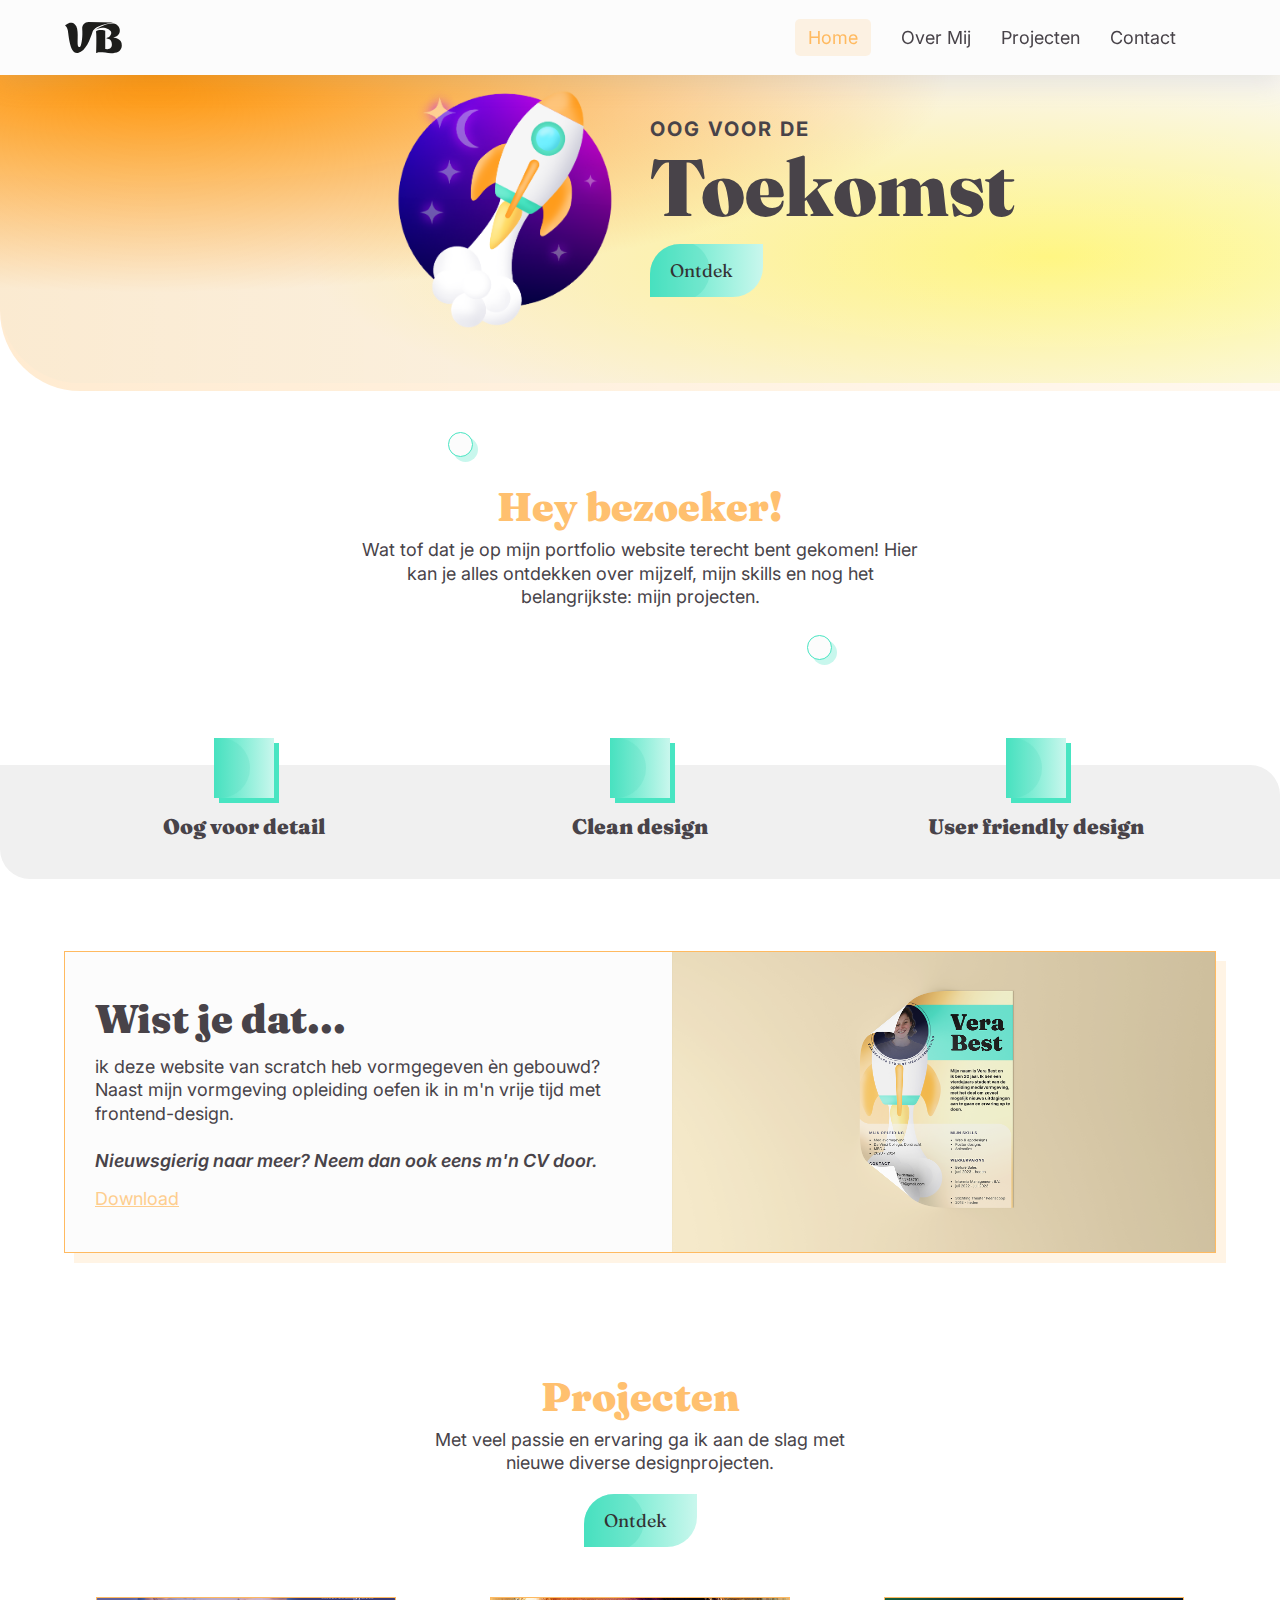
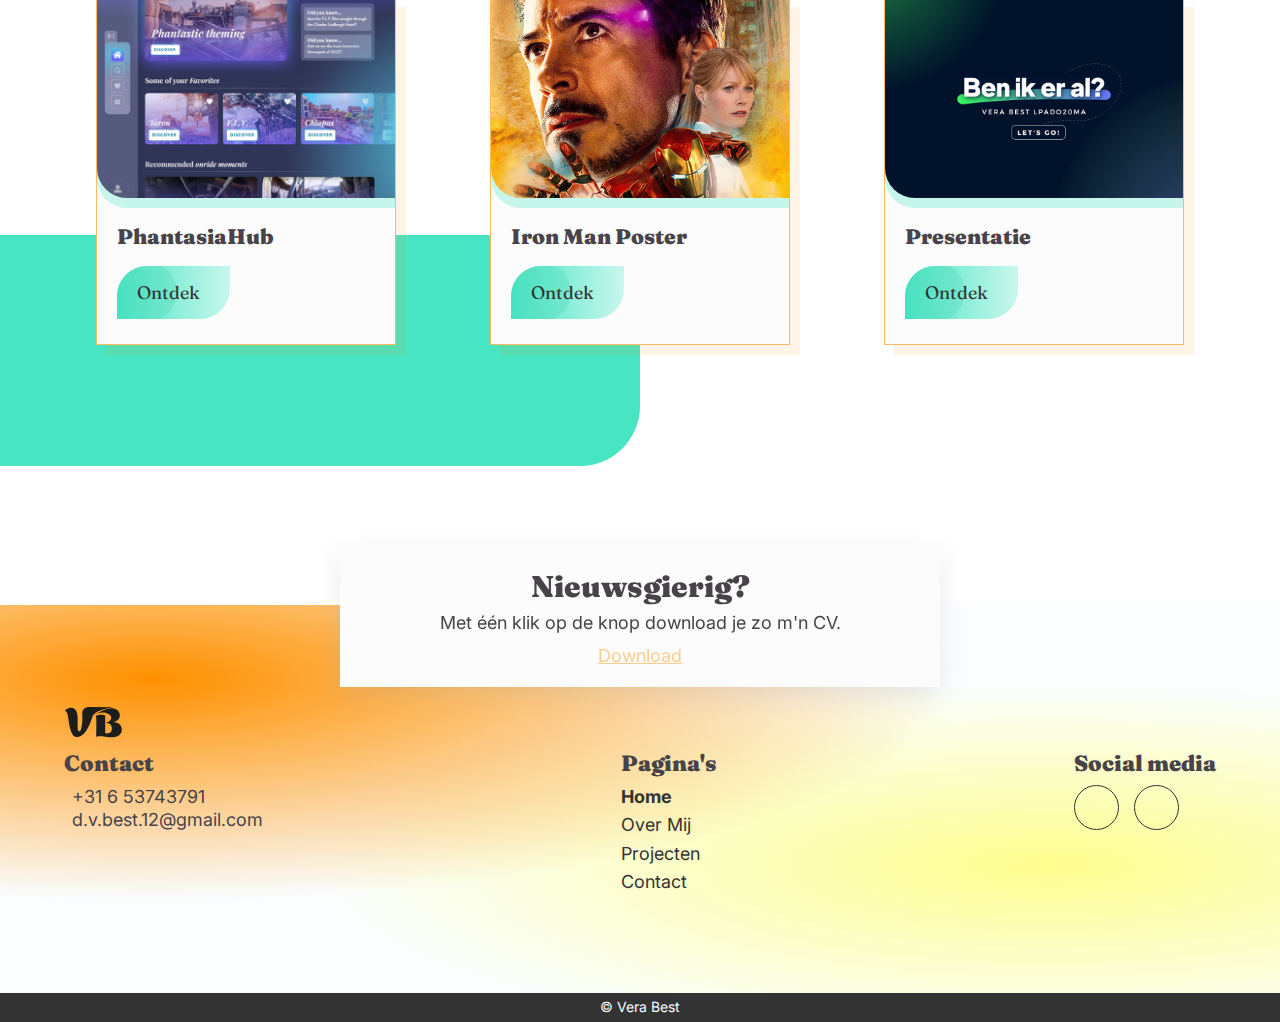
<file: index.html>
<!DOCTYPE html>
<html lang="en">
<head>
    <meta charset="UTF-8">
    <meta name="viewport" content="width=device-width, initial-scale=1.0">
    <title>Mijn Portfolio</title>

    <!-- css -->
    <link rel="stylesheet" href="style.css">

    <!-- typography -->
    <link rel="preconnect" href="https://fonts.googleapis.com">
    <link rel="preconnect" href="https://fonts.gstatic.com" crossorigin>
    <link href="https://fonts.googleapis.com/css2?family=Fraunces:opsz,wght@9..144,700;9..144,900&family=Inter:wght@400;500;600;700&display=swap" rel="stylesheet">

    <!-- icons -->
    <link rel="stylesheet" href="https://cdnjs.cloudflare.com/ajax/libs/font-awesome/6.4.2/css/all.min.css" integrity="sha512-z3gLpd7yknf1YoNbCzqRKc4qyor8gaKU1qmn+CShxbuBusANI9QpRohGBreCFkKxLhei6S9CQXFEbbKuqLg0DA==" crossorigin="anonymous" referrerpolicy="no-referrer" />

    <!-- favicon -->
    <link rel="icon" type="image/x-icon" href="home/favicon.png">
</head>
<div class="overflow-x-hidden">
<body>
    <div class="overlay">
        <section class="mobile-menu-container">
            <button class="close-btn"><i class="fa-solid fa-x"></i></button>
            <ul class="mobile-menu">
                <li class="active-list-item"><a href="index.html" class="active-link mobile-nav-link nav-link">Home</a></li>
                <li><a href="over-mij.html" class="mobile-nav-link nav-link">Over Mij</a></li>
                <li><a href="projecten.html" class="mobile-nav-link nav-link">Projecten</a></li>
                <li><a href="contact.html" class="mobile-nav-link nav-link">Contact</a></li>
                <li class="cyan-circle cyan-circle-one"></li>
                <li class="cyan-circle cyan-circle-two"></li>
            </ul>
        </section>
    </div>
    <!-- navbar -->
    <nav class="navbar">
        <div class="wrapper">
            <a href="index.html"><img src="home/logo-official.svg" alt="portfolio-logo" class="logo"></a>
            <div class="nav-right">
                <ul class="desktop-menu">
                    <li><a href="index.html" class="active-link desktop-nav-link nav-link">Home</a></li>
                    <li><a href="over-mij.html" class="desktop-nav-link nav-link">Over Mij</a></li>
                    <li><a href="projecten.html" class="desktop-nav-link nav-link">Projecten</a></li>
                    <li><a href="contact.html" class="desktop-nav-link nav-link">Contact</a></li>
                </ul>
                <div class="button-wrapper">
                    <button class="menuToggle">
                        <i class="fa-solid fa-bars-staggered hamburger"></i>
                    </button>
                </div>
            </div>
        </div>

        <!-- mobile menu -->

    </nav>
    <!-- header -->
    <header class="header">
        <div class="wrapper">
            <!-- hero -->
            <section class="hero">
                <div class="hero-grid">
                    <div class="gridbox img-wrapper"><img src="home/Rocket.png" alt="rocket"></div>
                    <div class="gridbox text-wrapper">
                        <div class="textbox">
                            <p class="subheading">Oog voor de</p>
                            <h1 class="hero-heading toekomst">Toekomst</h1>
                        </div>
                            <button class="btn primary-btn" onclick="window.location.href='#home-projecten'">Ontdek <i class="fa-solid fa-arrow-right-long white-arrow"></i> <div class="circle white-circle"></div></button>
                    </div>
                </div>
            </section>
        </div>
    </header>

    <!-- main -->
    <main>
        <!-- introduction -->
        <section class="intro">
            <div class="wrapper">
                <div class="floating-dots">
                    <div class="intro-dot dot-one"></div>
                    <div class="intro-dot dot-two"></div>
                </div>
                <div class="text-wrapper">
                    <h2 class="intro-title second-heading">Hey bezoeker!</h2>
                    <p class="intro-description">Wat tof dat je op mijn portfolio website terecht bent gekomen! Hier kan je alles ontdekken over mijzelf, mijn skills en nog het belangrijkste: mijn projecten.</p>
                </div>
            </div>
        </section>

        <!-- usps -->
        <section class="usps">
            <div class="usp-bg grey-bg"></div>
            <div class="wrapper">
                <div class="usp-grid">
                    <div class="gridbox usp-box">
                        <div class="usp-icon"><i class="fa-solid fa-magnifying-glass"></i></div>
                        <h3 class="usp-subheading">Oog voor detail</h3>
                    </div>
                    <div class="gridbox usp-box">
                        <div class="usp-icon"><i class="fa-solid fa-wand-sparkles"></i></div>
                        <h3 class="usp-subheading">Clean design</h3>
                    </div>
                    <div class="gridbox usp-box">
                        <div class="usp-icon"><i class="fa-solid fa-user-group"></i></div>
                        <h3 class="usp-subheading">User friendly design </h3>
                    </div>
                </div>
            </div>
        </section>

        <!-- banner -->
        <section class="banner">
            <div class="banner-bg orange-bg"></div>
            <div class="wrapper">
                <div class="banner-card">
                    <div class="banner-grid">
                        <div class="gridbox text-wrapper">
                            <div class="banner-text">
                                <h2 class="second-heading">Wist je dat...</h2>
                                <p class="banner-description">
                                    ik deze website van scratch heb vormgegeven èn gebouwd? Naast mijn vormgeving opleiding oefen ik in m'n vrije tijd met frontend-design. 
                                    <br>
                                    <br>
                                    <span class="italic">Nieuwsgierig naar meer? Neem dan ook eens m'n CV door.</span>
                                </p>
                            </div>
                            <a href="home/CV-VeraBest.pdf" class="download-btn btn" download>Download <i class="fa-solid fa-download"></i></a>
                        </div>
                        <div class="gridbox img-wrapper"><img src="home/cv-mockup@2x.png" alt="cv-mockup"></div>
                    </div>
                </div>
            </div>
        </section>
        
        <!-- projecten -->
        <section class="projecten" id="home-projecten">
            <div class="cyan-bg project-bg"></div>
            <div class="wrapper">
                <div class="projecten-intro">
                    <div class="text-wrapper">
                        <h2 class="intro-title">Projecten</h2>
                        <p class="intro-description">Met veel passie en ervaring ga ik aan de slag met nieuwe diverse designprojecten. </p>
                    </div>
                    <button class="btn primary-btn" onclick="window.location.href='projecten.html'">Ontdek <i class="fa-solid fa-arrow-right-long"></i><div class="circle white-circle"></div></button>
                </div>
                <div class="projecten-intro-grid">
                    <!-- Phantasia Hub -->
                    <div class="project-card">
                        <div class="card-overlay" onclick="window.location.href='phantasiaHub.html'">
                            <a href="phantasiaHub.html">
                                <ul class="categories">
                                    <li class="category">Vrije Tijd</li>
                                    <li class="category">App & UI Design</li>
                                    <li class="category">Branding</li>
                                </ul>
                                <a href="phantasiaHub.html" class="overlay-link">Lees meer</a>
                            </a>
                        </div>
                        <div class="card-header card-header-one">
                            <img src="projecten/phantasiaHub@2x.png" alt="phantasiaHub-preview"></div>
                        <div class="card-content">
                            <div class="text-wrapper">
                                <h3 class="project-title">PhantasiaHub</h3>
                                <button class="btn primary-btn">Ontdek <i class="fa-solid fa-arrow-right-long"></i><div class="circle white-circle"></div></button>
                            </div>
                        </div>
                    </div>

                    <!-- Iron Man poster -->
                    <div class="project-card">
                        <div class="card-overlay" onclick="window.location.href='iron-man-poster.html'">
                            <a href="iron-man-poster.html">
                                <ul class="categories">
                                    <li class="category">Vrije Tijd/li>
                                    <li class="category">Posters</li>
                                </ul>
                                <a href="iron-man-poster.html" class="overlay-link">Lees meer</a>
                            </a>
                        </div>
                        <div class="card-header card-header-one"><img src="projecten/iron-man-poster@2x.png" alt="iron-man-preview"></div>
                        <div class="card-content">
                            <div class="text-wrapper">
                                <h3 class="project-title">Iron Man Poster</h3>
                                <button class="btn primary-btn">Ontdek <i class="fa-solid fa-arrow-right-long"></i><div class="circle white-circle"></div></button>
                            </div>
                        </div>
                    </div>

                    <!-- Presentatie -->
                    <div class="project-card">
                        <div class="card-overlay" onclick="window.location.href='presentatie.html'">
                            <a href="presentatie.html">
                                <ul class="categories">
                                    <li class="category">School</li>
                                    <li class="category">App & UI Design</li>
                                    <li class="category">Branding</li>
                                </ul>
                                <a href="presentatie.html" class="overlay-link">Lees meer</a>
                            </a>

                        </div>
                        <div class="card-header card-header-one"><img src="projecten/ben-ik-er-al-presentatie@2x.png" alt="presentatie-preview"></div>
                        <div class="card-content">
                            <div class="text-wrapper">
                                <h3 class="project-title">Presentatie</h3>
                                <button class="btn primary-btn">Ontdek <i class="fa-solid fa-arrow-right-long"></i><div class="circle white-circle"></div></button>
                            </div>
                        </div>
                    </div>
                </div>
            </div>
        </section>
    </main>

    <!-- footer -->
    <footer class="footer">
        <!-- footer-card -->
        <div class="footer-card">
            <div class="text-wrapper">
                <h2 class="second-heading">Nieuwsgierig?</h2>
                <p class="footercard-description">Met één klik op de knop download je zo m'n CV.</p>
                <a href="home/CV-VeraBest.pdf" class="download-btn btn" download>Download <i class="fa-solid fa-download"></i></a>
            </div>
            
        </div>
        <!-- footer itself -->
        <section class="footer-container">
            <div class="wrapper">
                <img src="home/logo-official.svg" alt="portfolio-logo" class="footer-logo logo">
                <div class="footer-grid">
                    <div class="gridbox contact-box">
                        <p class="footer-subheading">Contact</p>
                        <ul class="contact-list">
                            <li><i class="footer-icon fa-solid fa-phone"></i> +31 6 53743791</li>
                            <li><i class="footer-icon fa-solid fa-envelope"></i> d.v.best.12@gmail.com</li>
                        </ul>
                    </div>
                    <div class="gridbox nav-box">
                        <p class="footer-subheading">Pagina's</p>
                        <ul class="footer-menu">
                            <li><a href="index.html" class="active-footer-link footer-link">Home</a></li>
                            <li><a href="over-mij.html" class="footer-link">Over Mij</a></li>
                            <li><a href="projecten.html" class="footer-link">Projecten</a></li>
                            <li><a href="contact.html" class="footer-link">Contact</a></li>
                        </ul>
                    </div>
                    <div class="gridbox socialmedia-box">
                        <p class="footer-subheading">Social media</p>
                        <ul class="socials">
                            <li class="social-circle"><a href="https://www.instagram.com/veer_graphicdesign/" target="_blank" class="social-link"><i class="social-icon fa-brands fa-instagram"></i></a></li>
                            <li class="social-circle"><a href="https://dribbble.com/Veer_" target="_blank" class="social-link"><i class="social-icon fa-brands fa-dribbble"></i></a></li>
                        </ul>
                    </div>
                </div>
            </div>
        </section>
    </footer>
    <section class="copyright">&copy; Vera Best</section>
    <!-- js -->
    <script src="app.js"></script>
</body>
    
</div>
</html>
</file>
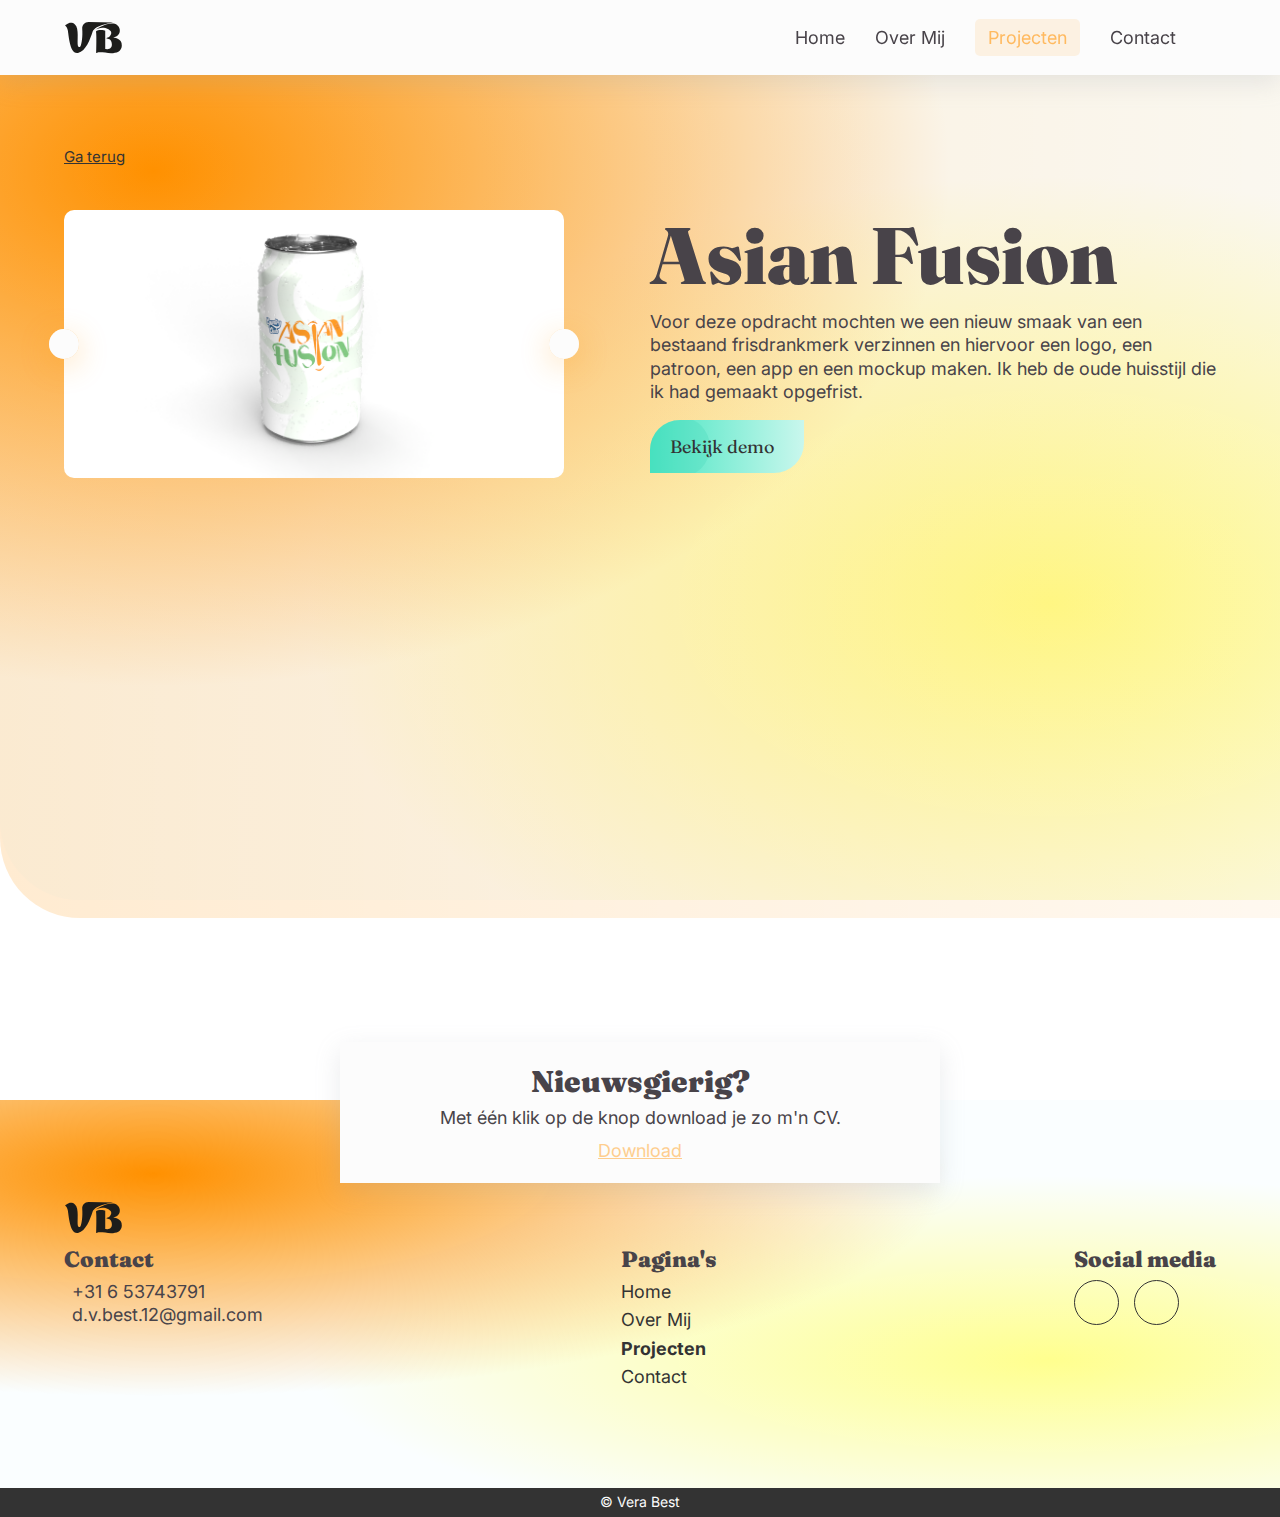
<file: asian-fusion.html>
<!DOCTYPE html>
<html lang="en">
<head>
    <meta charset="UTF-8">
    <meta name="viewport" content="width=device-width, initial-scale=1.0">
    <title>Mijn Portfolio</title>

    <!-- css -->
    <link rel="stylesheet" href="style.css">

    <!-- typography -->
    <link rel="preconnect" href="https://fonts.googleapis.com">
    <link rel="preconnect" href="https://fonts.gstatic.com" crossorigin>
    <link href="https://fonts.googleapis.com/css2?family=Fraunces:opsz,wght@9..144,700;9..144,900&family=Inter:wght@400;500;600;700&display=swap" rel="stylesheet">

    <!-- icons -->
    <link rel="stylesheet" href="https://cdnjs.cloudflare.com/ajax/libs/font-awesome/6.4.2/css/all.min.css" integrity="sha512-z3gLpd7yknf1YoNbCzqRKc4qyor8gaKU1qmn+CShxbuBusANI9QpRohGBreCFkKxLhei6S9CQXFEbbKuqLg0DA==" crossorigin="anonymous" referrerpolicy="no-referrer" />

    <!-- favicon -->
    <link rel="icon" type="image/x-icon" href="home/favicon.png">
</head>

<body>
    <div class="overlay">
        <section class="mobile-menu-container">
            <button class="close-btn"><i class="fa-solid fa-x"></i></button>
            <ul class="mobile-menu">
                <li><a href="index.html" class="mobile-nav-link nav-link">Home</a></li>
                <li class="active-list-item"><a href="over-mij.html" class="mobile-nav-link nav-link">Over Mij</a></li>
                <li><a href="projecten.html" class="mobile-nav-link nav-link active-link">Projecten</a></li>
                <li><a href="contact.html" class="mobile-nav-link nav-link">Contact</a></li>
                <li class="cyan-circle cyan-circle-one"></li>
                <li class="cyan-circle cyan-circle-two"></li>
            </ul>
        </section>
    </div>

    <!-- navbar -->
    <nav class="navbar">
        <div class="wrapper">
            <a href="index.html"><img src="home/logo-official.svg" alt="portfolio-logo" class="logo"></a>
            <div class="nav-right">
                <ul class="desktop-menu">
                    <li><a href="index.html" class="desktop-nav-link nav-link">Home</a></li>
                    <li><a href="over-mij.html" class="desktop-nav-link nav-link ">Over Mij</a></li>
                    <li><a href="projecten.html" class="desktop-nav-link nav-link active-link">Projecten</a></li>
                    <li><a href="contact.html" class="desktop-nav-link nav-link">Contact</a></li>
                </ul>
                <div class="button-wrapper">
                    <button class="menuToggle">
                        <i class="fa-solid fa-bars-staggered hamburger"></i>
                    </button>
                </div>
            </div>
        </div>
    </nav> 

        <!-- header -->
        <header class="header project-detail-header">
            <div class="wrapper">
                <!-- hero -->
                <section class="hero project-detail-hero">
                    <a href="projecten.html" class="go-back">Ga terug</a>
                    <div class="hero-grid project-grid">
                        <div class="gridbox img-wrapper">
                            <div class="slideshow-container">
                                <div class="mySlide fade phantasiahub-mockup">
                                    <img src="projecten/bloktoets.png" alt="">
                                </div>
                                <div class="mySlide fade asian-fusion-app">
                                    <img src="projecten/asian-fusion-app.png" alt="">
                                </div>
                                <a class="prevSlide" onclick="plusSlides(-1)"><i class="fa-solid fa-chevron-left"></i></a>
                                <a class="nextSlide" onclick="plusSlides(1)"><i class="fa-solid fa-chevron-right"></i></a>
                            </div>
                        </div>
                        <div class="gridbox text-wrapper">
                            <div class="textbox">
                                <h1 class="hero-heading toekomst">Asian Fusion</h1>
                                <p class="project-description">
                                    Voor deze opdracht mochten we een nieuw smaak van een bestaand frisdrankmerk verzinnen en hiervoor een logo, een patroon, een app en een mockup maken. Ik heb de oude huisstijl die ik had gemaakt opgefrist. 
                                </p>
                            </div>
                            <button class="btn primary-btn"  onclick="window.location.href='https://xd.adobe.com/view/c78546a0-593a-4dc1-bf06-1746a25c0404-92d6/'" >Bekijk demo <i class="fa-solid fa-arrow-right-long white-arrow"></i> <div class="circle white-circle"></div></button>
                        </div>
                    </div>
                </section>
            </div>
        </header>

                <!-- footer -->
                <footer class="footer projecten-footer">
                    <!-- footer-card -->
                    <div class="footer-card">
                        <div class="text-wrapper">
                            <h2 class="second-heading">Nieuwsgierig?</h2>
                            <p class="footercard-description">Met één klik op de knop download je zo m'n CV.</p>
                            <a href="home/CV-VeraBest.pdf" class="download-btn btn" download>Download <i class="fa-solid fa-download"></i></a>
                        </div>
                        
                    </div>
                    <!-- footer itself -->
                    <section class="footer-container">
                        <div class="wrapper">
                            <img src="home/logo-official.svg" alt="portfolio-logo" class="footer-logo logo">
                            <div class="footer-grid">
                                <div class="gridbox contact-box">
                                    <p class="footer-subheading">Contact</p>
                                    <ul class="contact-list">
                                        <li><i class="footer-icon fa-solid fa-phone"></i> +31 6 53743791</li>
                                        <li><i class="footer-icon fa-solid fa-envelope"></i> d.v.best.12@gmail.com</li>
                                    </ul>
                                </div>
                                <div class="gridbox nav-box">
                                    <p class="footer-subheading">Pagina's</p>
                                    <ul class="footer-menu">
                                        <li><a href="index.html" class="footer-link">Home</a></li>
                                        <li><a href="over-mij.html" class="footer-link">Over Mij</a></li>
                                        <li><a href="projecten.html" class="active-footer-link">Projecten</a></li>
                                        <li><a href="contact.html" class="footer-link">Contact</a></li>
                                    </ul>
                                </div>
                                <div class="gridbox socialmedia-box">
                                    <p class="footer-subheading">Social media</p>
                                    <ul class="socials">
                                        <li class="social-circle"><a href="https://www.instagram.com/veer_graphicdesign/" target="_blank" class="social-link"><i class="social-icon fa-brands fa-instagram"></i></a></li>
                                        <li class="social-circle"><a href="https://dribbble.com/Veer_" target="_blank" class="social-link"><i class="social-icon fa-brands fa-dribbble"></i></a></li>
                                    </ul>
                                </div>
                            </div>
                        </div>
                    </section>
                </footer>
                <section class="copyright">&copy; Vera Best</section>
        <script src="app.js"></script>
</body>
</file>
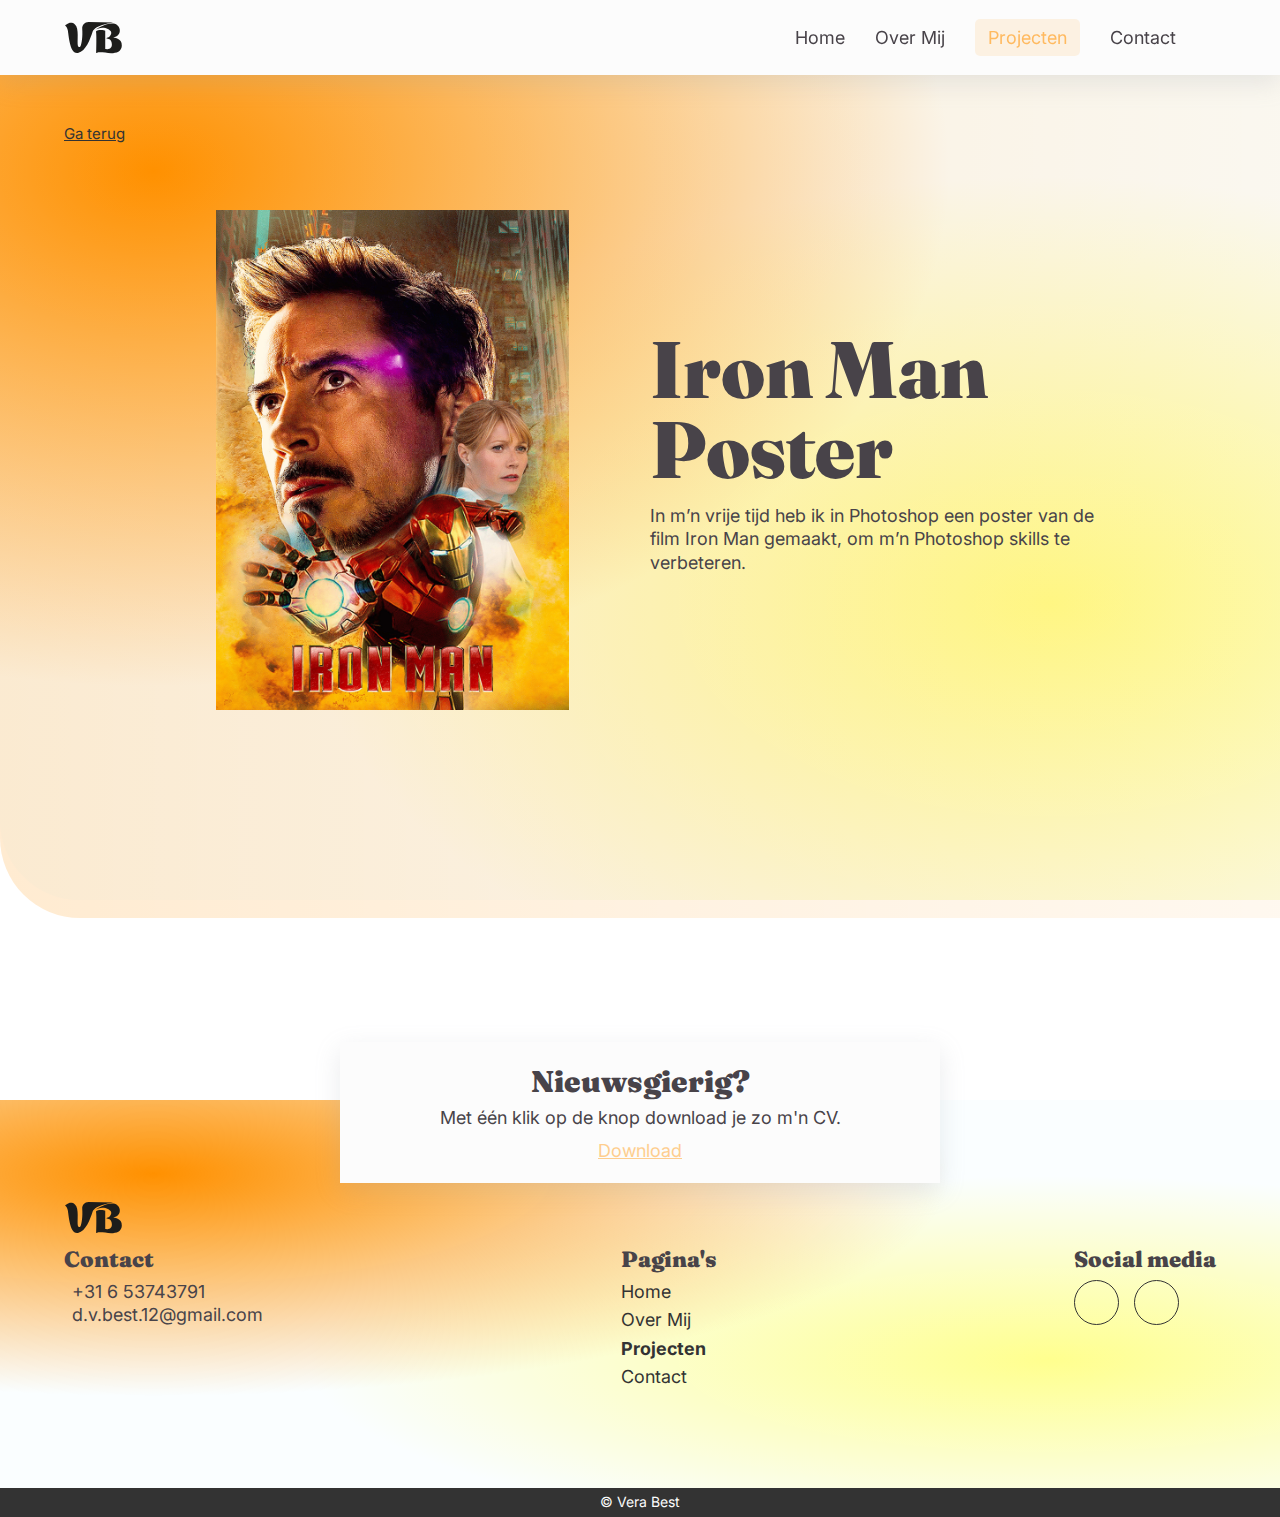
<file: iron-man-poster.html>
<!DOCTYPE html>
<html lang="en">
<head>
    <meta charset="UTF-8">
    <meta name="viewport" content="width=device-width, initial-scale=1.0">
    <title>Mijn Portfolio</title>

    <!-- css -->
    <link rel="stylesheet" href="style.css">

    <!-- typography -->
    <link rel="preconnect" href="https://fonts.googleapis.com">
    <link rel="preconnect" href="https://fonts.gstatic.com" crossorigin>
    <link href="https://fonts.googleapis.com/css2?family=Fraunces:opsz,wght@9..144,700;9..144,900&family=Inter:wght@400;500;600;700&display=swap" rel="stylesheet">

    <!-- icons -->
    <link rel="stylesheet" href="https://cdnjs.cloudflare.com/ajax/libs/font-awesome/6.4.2/css/all.min.css" integrity="sha512-z3gLpd7yknf1YoNbCzqRKc4qyor8gaKU1qmn+CShxbuBusANI9QpRohGBreCFkKxLhei6S9CQXFEbbKuqLg0DA==" crossorigin="anonymous" referrerpolicy="no-referrer" />

    <!-- favicon -->
    <link rel="icon" type="image/x-icon" href="home/favicon.png">
</head>

<body>
    <div class="overlay">
        <section class="mobile-menu-container">
            <button class="close-btn"><i class="fa-solid fa-x"></i></button>
            <ul class="mobile-menu">
                <li><a href="index.html" class="mobile-nav-link nav-link">Home</a></li>
                <li class="active-list-item"><a href="over-mij.html" class="mobile-nav-link nav-link">Over Mij</a></li>
                <li><a href="projecten.html" class="mobile-nav-link nav-link active-link">Projecten</a></li>
                <li><a href="contact.html" class="mobile-nav-link nav-link">Contact</a></li>
                <li class="cyan-circle cyan-circle-one"></li>
                <li class="cyan-circle cyan-circle-two"></li>
            </ul>
        </section>
    </div>

    <!-- navbar -->
    <nav class="navbar">
        <div class="wrapper">
            <a href="index.html"><img src="home/logo-official.svg" alt="portfolio-logo" class="logo"></a>
            <div class="nav-right">
                <ul class="desktop-menu">
                    <li><a href="index.html" class="desktop-nav-link nav-link">Home</a></li>
                    <li><a href="over-mij.html" class="desktop-nav-link nav-link ">Over Mij</a></li>
                    <li><a href="projecten.html" class="desktop-nav-link nav-link active-link">Projecten</a></li>
                    <li><a href="contact.html" class="desktop-nav-link nav-link">Contact</a></li>
                </ul>
                <div class="button-wrapper">
                    <button class="menuToggle">
                        <i class="fa-solid fa-bars-staggered hamburger"></i>
                    </button>
                </div>
            </div>
        </div>
    </nav> 

        <!-- header -->
        <header class="header project-detail-header">
            <div class="wrapper">
                <!-- hero -->
                <section class="hero project-detail-hero">
                    <a href="projecten.html" class="go-back">Ga terug</a>
                    <div class="hero-grid project-grid">
                        <div class="gridbox img-wrapper">
                           <img src="projecten/iron-man-poster@2x.png" alt="">
                        </div>
                        <div class="gridbox text-wrapper">
                            <div class="textbox">
                                <h1 class="hero-heading toekomst">Iron Man Poster</h1>
                                <p class="project-description">
                                    In m’n vrije tijd heb ik in Photoshop een poster van de film Iron Man gemaakt, om m’n Photoshop skills te verbeteren.
                                </p>
                            </div>
                        </div>
                    </div>
                </section>
            </div>
        </header>

                <!-- footer -->
                <footer class="footer projecten-footer">
                    <!-- footer-card -->
                    <div class="footer-card">
                        <div class="text-wrapper">
                            <h2 class="second-heading">Nieuwsgierig?</h2>
                            <p class="footercard-description">Met één klik op de knop download je zo m'n CV.</p>
                            <a href="home/CV-VeraBest.pdf" class="download-btn btn" download>Download <i class="fa-solid fa-download"></i></a>
                        </div>
                        
                    </div>
                    <!-- footer itself -->
                    <section class="footer-container">
                        <div class="wrapper">
                            <img src="home/logo-official.svg" alt="portfolio-logo" class="footer-logo logo">
                            <div class="footer-grid">
                                <div class="gridbox contact-box">
                                    <p class="footer-subheading">Contact</p>
                                    <ul class="contact-list">
                                        <li><i class="footer-icon fa-solid fa-phone"></i> +31 6 53743791</li>
                                        <li><i class="footer-icon fa-solid fa-envelope"></i> d.v.best.12@gmail.com</li>
                                    </ul>
                                </div>
                                <div class="gridbox nav-box">
                                    <p class="footer-subheading">Pagina's</p>
                                    <ul class="footer-menu">
                                        <li><a href="index.html" class="footer-link">Home</a></li>
                                        <li><a href="over-mij.html" class="footer-link">Over Mij</a></li>
                                        <li><a href="projecten.html" class="active-footer-link">Projecten</a></li>
                                        <li><a href="contact.html" class="footer-link">Contact</a></li>
                                    </ul>
                                </div>
                                <div class="gridbox socialmedia-box">
                                    <p class="footer-subheading">Social media</p>
                                    <ul class="socials">
                                        <li class="social-circle"><a href="https://www.instagram.com/veer_graphicdesign/" target="_blank" class="social-link"><i class="social-icon fa-brands fa-instagram"></i></a></li>
                                        <li class="social-circle"><a href="https://dribbble.com/Veer_" target="_blank" class="social-link"><i class="social-icon fa-brands fa-dribbble"></i></a></li>
                                    </ul>
                                </div>
                            </div>
                        </div>
                    </section>
                </footer>
                <section class="copyright">&copy; Vera Best</section>
        <script src="app.js"></script>
</body>
</file>
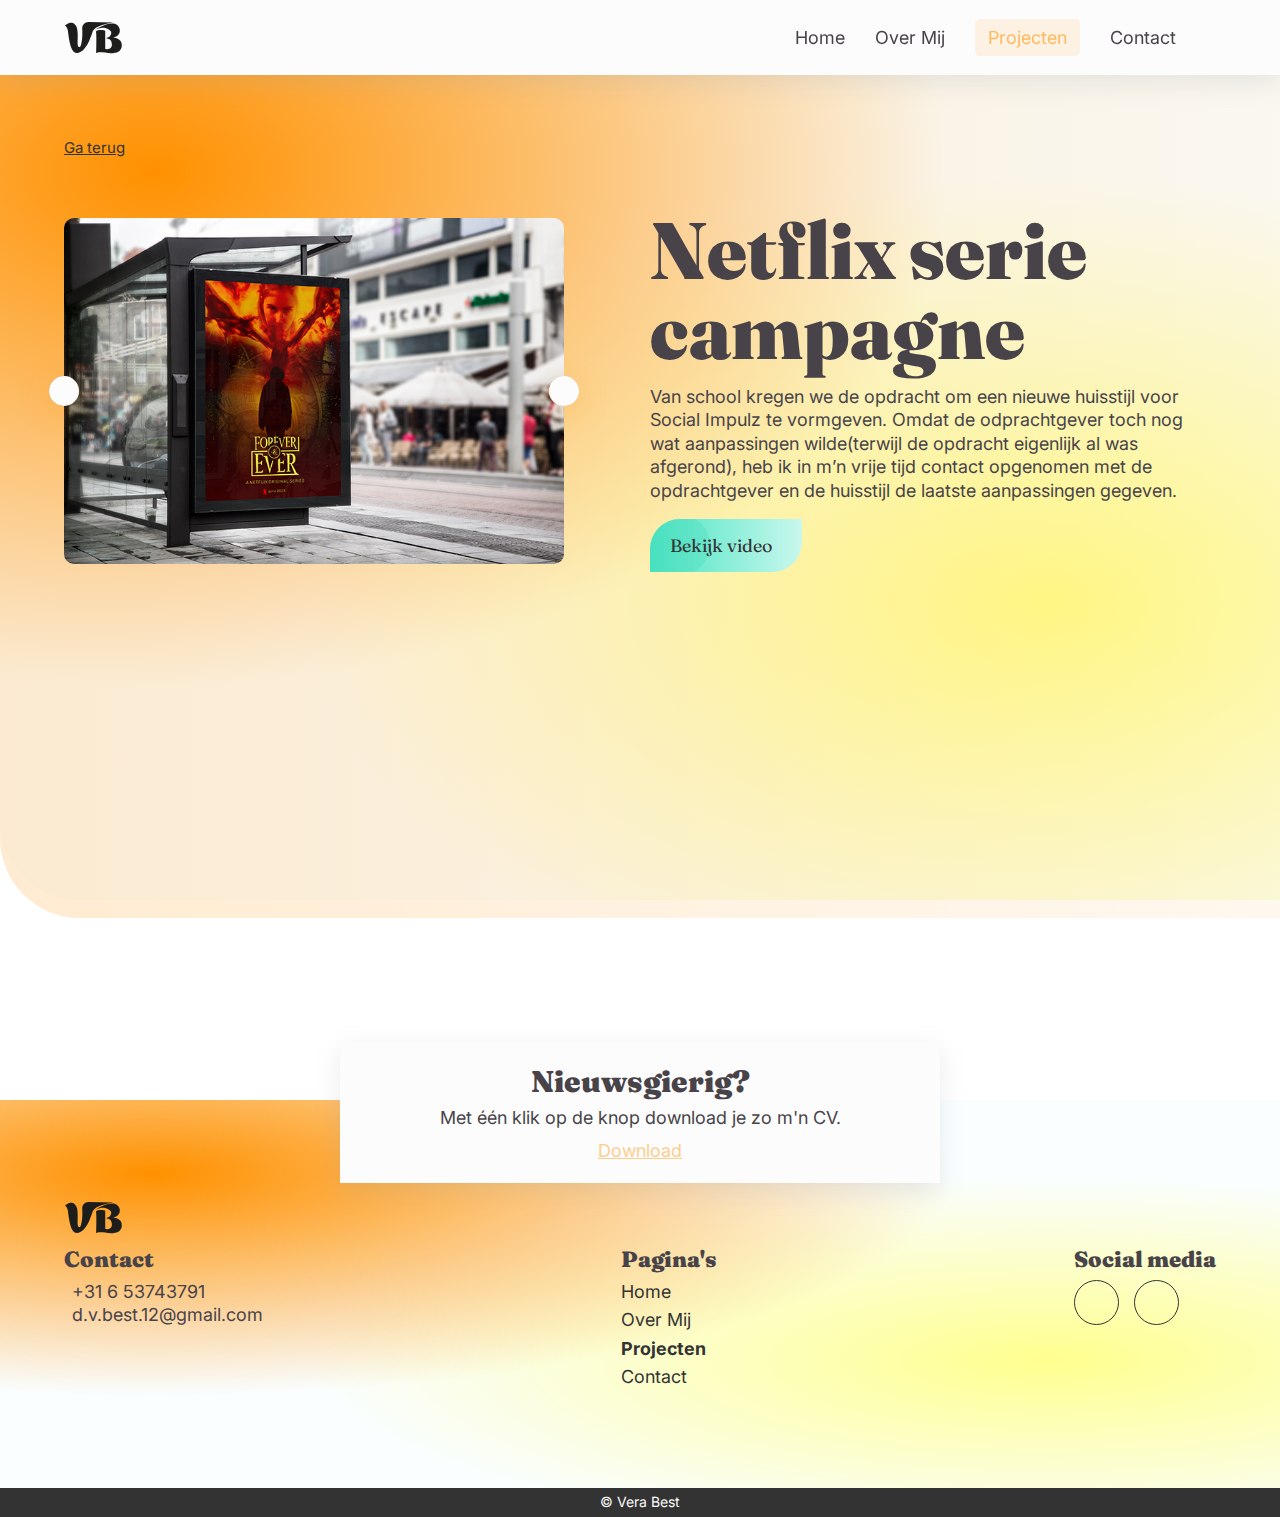
<file: netflix-serie-campagne.html>
<!DOCTYPE html>
<html lang="en">
<head>
    <meta charset="UTF-8">
    <meta name="viewport" content="width=device-width, initial-scale=1.0">
    <title>Mijn Portfolio</title>

    <!-- css -->
    <link rel="stylesheet" href="style.css">

    <!-- typography -->
    <link rel="preconnect" href="https://fonts.googleapis.com">
    <link rel="preconnect" href="https://fonts.gstatic.com" crossorigin>
    <link href="https://fonts.googleapis.com/css2?family=Fraunces:opsz,wght@9..144,700;9..144,900&family=Inter:wght@400;500;600;700&display=swap" rel="stylesheet">

    <!-- icons -->
    <link rel="stylesheet" href="https://cdnjs.cloudflare.com/ajax/libs/font-awesome/6.4.2/css/all.min.css" integrity="sha512-z3gLpd7yknf1YoNbCzqRKc4qyor8gaKU1qmn+CShxbuBusANI9QpRohGBreCFkKxLhei6S9CQXFEbbKuqLg0DA==" crossorigin="anonymous" referrerpolicy="no-referrer" />

    <!-- favicon -->
    <link rel="icon" type="image/x-icon" href="home/favicon.png">
</head>

<body>
    <div class="overlay">
        <section class="mobile-menu-container">
            <button class="close-btn"><i class="fa-solid fa-x"></i></button>
            <ul class="mobile-menu">
                <li><a href="index.html" class="mobile-nav-link nav-link">Home</a></li>
                <li class="active-list-item"><a href="over-mij.html" class="mobile-nav-link nav-link">Over Mij</a></li>
                <li><a href="projecten.html" class="mobile-nav-link nav-link active-link">Projecten</a></li>
                <li><a href="contact.html" class="mobile-nav-link nav-link">Contact</a></li>
                <li class="cyan-circle cyan-circle-one"></li>
                <li class="cyan-circle cyan-circle-two"></li>
            </ul>
        </section>
    </div>

    <!-- navbar -->
    <nav class="navbar">
        <div class="wrapper">
            <a href="index.html"><img src="home/logo-official.svg" alt="portfolio-logo" class="logo"></a>
            <div class="nav-right">
                <ul class="desktop-menu">
                    <li><a href="index.html" class="desktop-nav-link nav-link">Home</a></li>
                    <li><a href="over-mij.html" class="desktop-nav-link nav-link ">Over Mij</a></li>
                    <li><a href="projecten.html" class="desktop-nav-link nav-link active-link">Projecten</a></li>
                    <li><a href="contact.html" class="desktop-nav-link nav-link">Contact</a></li>
                </ul>
                <div class="button-wrapper">
                    <button class="menuToggle">
                        <i class="fa-solid fa-bars-staggered hamburger"></i>
                    </button>
                </div>
            </div>
        </div>
    </nav> 

        <!-- header -->
        <header class="header project-detail-header">
            <div class="wrapper">
                <!-- hero -->
                <section class="hero project-detail-hero">
                    <a href="projecten.html" class="go-back">Ga terug</a>
                    <div class="hero-grid project-grid">
                        <div class="gridbox img-wrapper">
                            <div class="slideshow-container">
                                <div class="mySlide fade phantasiahub-mockup">
                                    <img src="projecten/netflix-poster-mockup.png" alt="">
                                </div>
                                <div class="mySlide fade asian-fusion-app">
                                    <img src="projecten/netflix-narrowcasting-mockup@2x.png" alt="">
                                </div>
                                <a class="prevSlide" onclick="plusSlides(-1)"><i class="fa-solid fa-chevron-left"></i></a>
                                <a class="nextSlide" onclick="plusSlides(1)"><i class="fa-solid fa-chevron-right"></i></a>
                            </div>
                        </div>
                        <div class="gridbox text-wrapper">
                            <div class="textbox">
                                <h1 class="hero-heading toekomst">Netflix serie campagne</h1>
                                <p class="project-description">
                                    Van school kregen we de opdracht om een nieuwe huisstijl voor Social Impulz te vormgeven.
                                    Omdat de odprachtgever toch nog wat aanpassingen wilde(terwijl de opdracht eigenlijk al was afgerond), heb ik in m’n vrije tijd contact opgenomen met de opdrachtgever en de huisstijl de laatste aanpassingen gegeven.

                                </p>
                            </div>
                            <button class="btn primary-btn"  onclick= window.location.href= "'https://youtu.be/poXNcv_dkc0'">Bekijk video <i class="fa-solid fa-arrow-right-long white-arrow"></i> <div class="circle white-circle"></div></button>
                        </div>
                    </div>
                </section>
            </div>
        </header>

                <!-- footer -->
                <footer class="footer projecten-footer">
                    <!-- footer-card -->
                    <div class="footer-card">
                        <div class="text-wrapper">
                            <h2 class="second-heading">Nieuwsgierig?</h2>
                            <p class="footercard-description">Met één klik op de knop download je zo m'n CV.</p>
                            <a href="home/CV-VeraBest.pdf" class="download-btn btn" download>Download <i class="fa-solid fa-download"></i></a>
                        </div>
                        
                    </div>
                    <!-- footer itself -->
                    <section class="footer-container">
                        <div class="wrapper">
                            <img src="home/logo-official.svg" alt="portfolio-logo" class="footer-logo logo">
                            <div class="footer-grid">
                                <div class="gridbox contact-box">
                                    <p class="footer-subheading">Contact</p>
                                    <ul class="contact-list">
                                        <li><i class="footer-icon fa-solid fa-phone"></i> +31 6 53743791</li>
                                        <li><i class="footer-icon fa-solid fa-envelope"></i> d.v.best.12@gmail.com</li>
                                    </ul>
                                </div>
                                <div class="gridbox nav-box">
                                    <p class="footer-subheading">Pagina's</p>
                                    <ul class="footer-menu">
                                        <li><a href="index.html" class="footer-link">Home</a></li>
                                        <li><a href="over-mij.html" class="footer-link">Over Mij</a></li>
                                        <li><a href="projecten.html" class="active-footer-link">Projecten</a></li>
                                        <li><a href="contact.html" class="footer-link">Contact</a></li>
                                    </ul>
                                </div>
                                <div class="gridbox socialmedia-box">
                                    <p class="footer-subheading">Social media</p>
                                    <ul class="socials">
                                        <li class="social-circle"><a href="https://www.instagram.com/veer_graphicdesign/" target="_blank" class="social-link"><i class="social-icon fa-brands fa-instagram"></i></a></li>
                                        <li class="social-circle"><a href="https://dribbble.com/Veer_" target="_blank" class="social-link"><i class="social-icon fa-brands fa-dribbble"></i></a></li>
                                    </ul>
                                </div>
                            </div>
                        </div>
                    </section>
                </footer>
                <section class="copyright">&copy; Vera Best</section>
        <script src="app.js"></script>
</body>
</file>
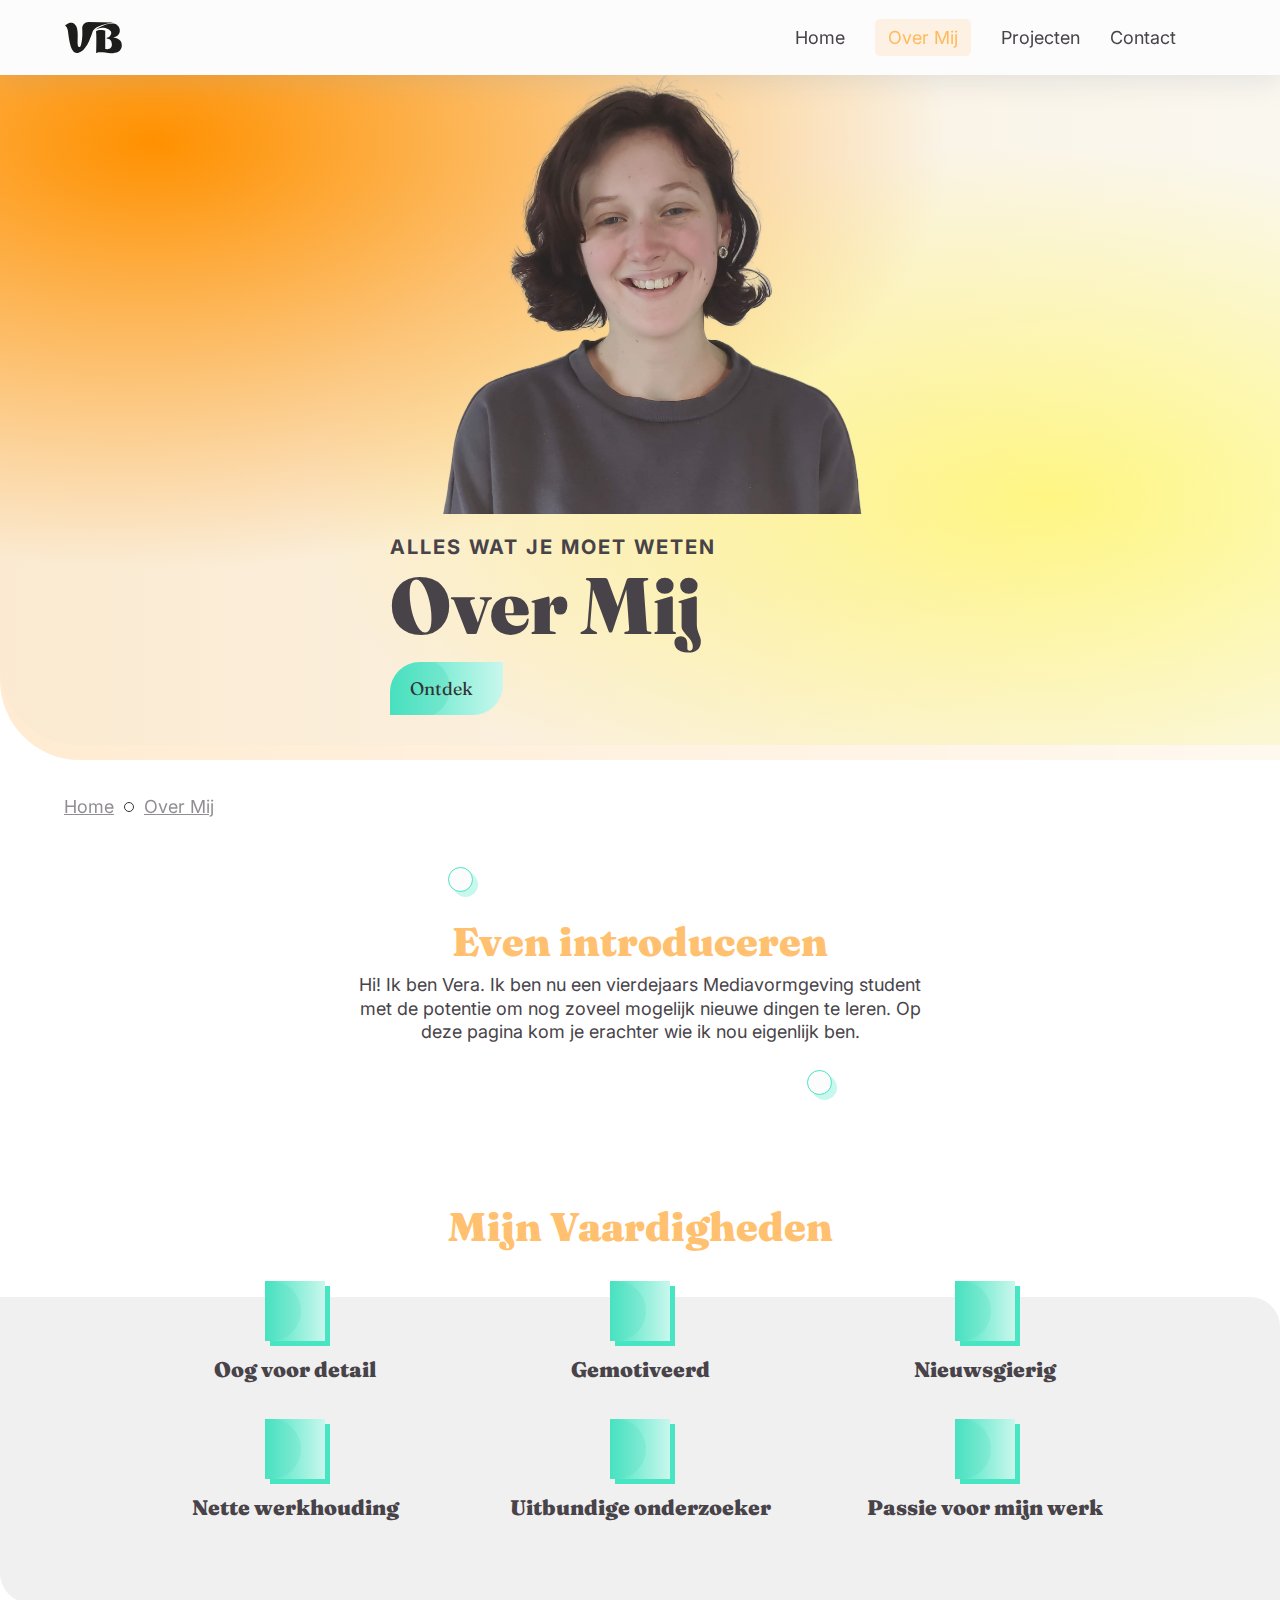
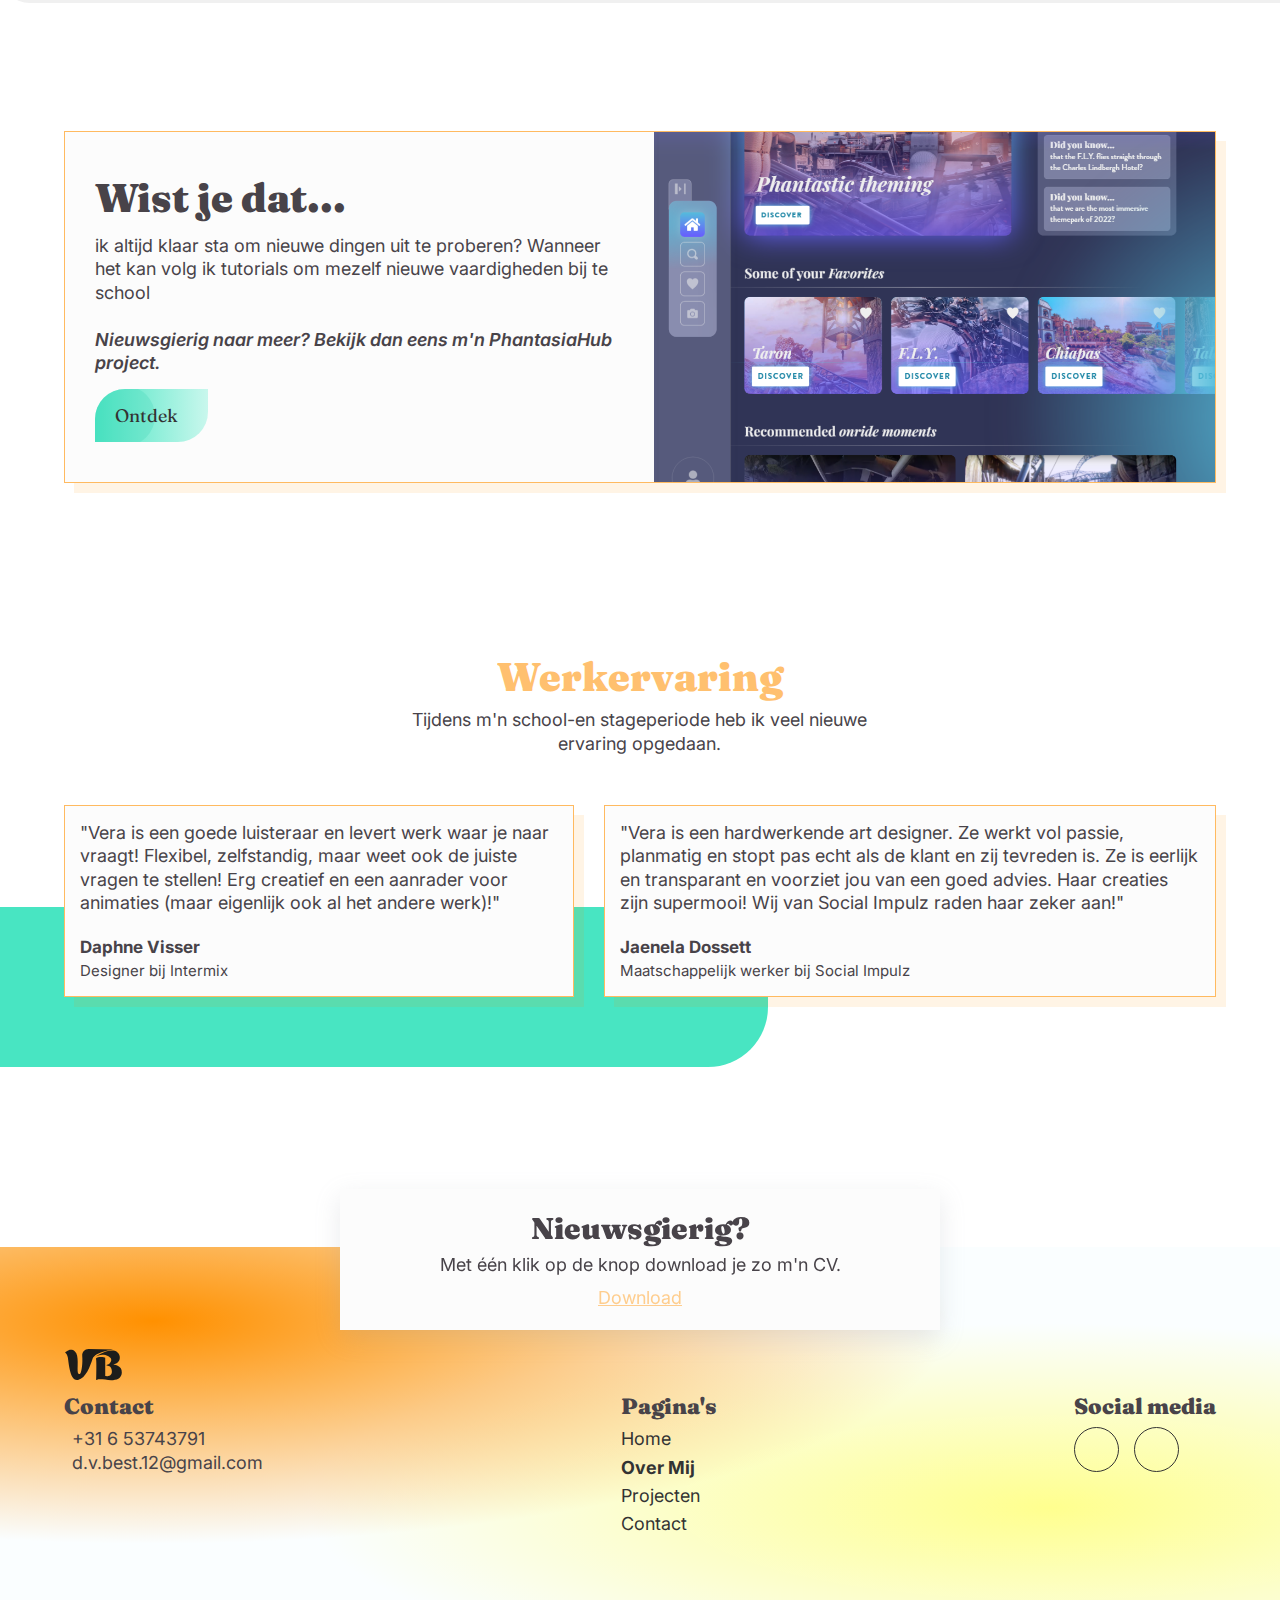
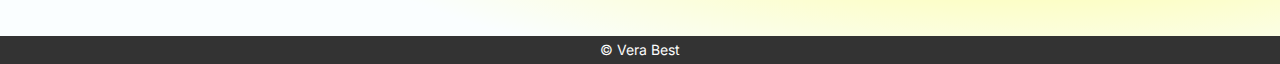
<file: over-mij.html>
<!DOCTYPE html>
<html lang="en">
<head>
    <meta charset="UTF-8">
    <meta name="viewport" content="width=device-width, initial-scale=1.0">
    <title>Mijn Portfolio</title>

    <!-- css -->
    <link rel="stylesheet" href="style.css">

    <!-- typography -->
    <link rel="preconnect" href="https://fonts.googleapis.com">
    <link rel="preconnect" href="https://fonts.gstatic.com" crossorigin>
    <link href="https://fonts.googleapis.com/css2?family=Fraunces:opsz,wght@9..144,700;9..144,900&family=Inter:wght@400;500;600;700&display=swap" rel="stylesheet">

    <!-- icons -->
    <link rel="stylesheet" href="https://cdnjs.cloudflare.com/ajax/libs/font-awesome/6.4.2/css/all.min.css" integrity="sha512-z3gLpd7yknf1YoNbCzqRKc4qyor8gaKU1qmn+CShxbuBusANI9QpRohGBreCFkKxLhei6S9CQXFEbbKuqLg0DA==" crossorigin="anonymous" referrerpolicy="no-referrer" />

    <!-- favicon -->
    <link rel="icon" type="image/x-icon" href="home/favicon.png">
</head>
<body>
    <div class="overlay">
        <section class="mobile-menu-container">
            <button class="close-btn"><i class="fa-solid fa-x"></i></button>
            <ul class="mobile-menu">
                <li><a href="index.html" class="mobile-nav-link nav-link">Home</a></li>
                <li class="active-list-item"><a href="over-mij.html" class="mobile-nav-link nav-link active-link">Over Mij</a></li>
                <li><a href="projecten.html" class="mobile-nav-link nav-link">Projecten</a></li>
                <li><a href="contact.html" class="mobile-nav-link nav-link">Contact</a></li>
                <li class="cyan-circle cyan-circle-one"></li>
                <li class="cyan-circle cyan-circle-two"></li>
            </ul>
        </section>
    </div>

        <!-- navbar -->
        <nav class="navbar">
            <div class="wrapper">
                <a href="index.html"><img src="home/logo-official.svg" alt="portfolio-logo" class="logo"></a>
                <div class="nav-right">
                    <ul class="desktop-menu">
                        <li><a href="index.html" class="desktop-nav-link nav-link">Home</a></li>
                        <li><a href="over-mij.html" class="desktop-nav-link nav-link active-link">Over Mij</a></li>
                        <li><a href="projecten.html" class="desktop-nav-link nav-link">Projecten</a></li>
                        <li><a href="contact.html" class="desktop-nav-link nav-link">Contact</a></li>
                    </ul>
                    <div class="button-wrapper">
                        <button class="menuToggle">
                            <i class="fa-solid fa-bars-staggered hamburger"></i>
                        </button>
                    </div>
                </div>
            </div>
        </nav>

    <!-- header -->
    <header class="header over-mij-header">
        <div class="wrapper">
            <!-- hero -->
            <section class="hero">
                <div class="hero-grid">
                    <div class="gridbox img-wrapper"><img src="over-mij/vera.png" alt="vera"></div>
                    <div class="gridbox text-wrapper">
                        <div class="textbox">
                            <p class="subheading">Alles wat je moet weten</p>
                            <h1 class="hero-heading toekomst">Over Mij</h1>
                        </div>
                        <button class="btn primary-btn" onclick="window.location.href='#vaardigheden'">Ontdek <i class="fa-solid fa-arrow-right-long white-arrow"></i> <div class="circle white-circle"></div></button>
                    </div>
                </div>
            </section>
        </div>
    </header>

    <!-- breadcrumbs -->
    <section class="breadcrumb-section">
        <div class="wrapper">
            <ul class="breadcrumbs">
                <li><a href="index.html" class="breadcrumb">Home</a></li>
                <li class="bubble"></li>
                <li><a href="over-mij.html" class="breadcrumb">Over Mij</a></li>
            </ul>   
        </div>
    </section>
    <!-- main -->
    <main>
        <!-- introduction -->
        <section class="intro">
            <div class="wrapper">
                <div class="floating-dots">
                    <div class="intro-dot dot-one"></div>
                    <div class="intro-dot dot-two"></div>
                </div>
                <div class="text-wrapper">
                    <h2 class="intro-title second-heading">Even introduceren</h2>
                    <p class="intro-description">Hi! Ik ben Vera. Ik ben nu een vierdejaars Mediavormgeving student met de potentie om nog zoveel mogelijk nieuwe dingen te leren. Op deze pagina kom je erachter wie ik nou eigenlijk ben.</p>
                </div>
            </div>
        </section>

        <!-- usps -->
        <section class="usps over-mij-usps" id="vaardigheden">
            <h2 class="intro-title">Mijn Vaardigheden</h2>
            <div class="usp-bg grey-bg"></div>
            <div class="wrapper">
                <div class="usp-grid skill-grid">
                    <div class="gridbox usp-box">
                        <div class="usp-icon"><i class="fa-solid fa-magnifying-glass"></i></div>
                        <h3 class="usp-subheading">Oog voor detail</h3>
                    </div>
                    <div class="gridbox usp-box">
                        <div class="usp-icon"><i class="fa-solid fa-arrow-up-right-dots"></i></div>
                        <h3 class="usp-subheading">Gemotiveerd</h3>
                    </div>
                    <div class="gridbox usp-box">
                        <div class="usp-icon"><i class="fa-solid fa-lightbulb"></i></div>
                        <h3 class="usp-subheading">Nieuwsgierig </h3>
                    </div>
                    <div class="gridbox usp-box">
                        <div class="usp-icon"><i class="fa-solid fa-table-columns"></i></div>
                        <h3 class="usp-subheading">Nette werkhouding</h3>
                    </div>
                    <div class="gridbox usp-box">
                        <div class="usp-icon"><i class="fa-solid fa-book"></i></div>
                        <h3 class="usp-subheading">Uitbundige onderzoeker</h3>
                    </div>
                    <div class="gridbox usp-box">
                        <div class="usp-icon"><i class="fa-solid fa-heart"></i></div>
                        <h3 class="usp-subheading">Passie voor mijn werk</h3>
                    </div>
                </div>
            </div>
        </section>

        <!-- banner -->
        <section class="banner over-mij-banner">
            <div class="banner-bg orange-bg"></div>
            <div class="wrapper">
                <div class="banner-card">
                    <div class="banner-grid">
                        <div class="gridbox text-wrapper">
                            <div class="banner-text">
                                <h2 class="second-heading">Wist je dat...</h2>
                                <p class="banner-description">
                                    ik altijd klaar sta om nieuwe dingen uit te proberen? Wanneer het kan volg ik tutorials om mezelf nieuwe vaardigheden bij te school
                                    <br>
                                    <br>
                                    <span class="italic">Nieuwsgierig naar meer? Bekijk dan eens m'n PhantasiaHub project.</span>
                                </p>
                            </div>
                            <button class="btn primary-btn" onclick="window.location.href='phantasiaHub.html'">Ontdek <i class="fa-solid fa-arrow-right-long white-arrow"></i> <div class="circle white-circle"></div></button>
                        </div>
                        <div class="gridbox img-wrapper"><img src="over-mij/phantasiahub.png" alt="phantasiaHub-preview"></div>
                    </div>
                </div>
            </div>
        </section>

        <!-- werkervaring -->
        <section class="projecten testimonial-section">
            <div class="cyan-bg project-bg"></div>
            <div class="wrapper">
                <div class="projecten-intro">
                    <div class="text-wrapper">
                        <h2 class="intro-title">Werkervaring</h2>
                        <p class="intro-description">Tijdens m'n school-en stageperiode heb ik veel nieuwe ervaring opgedaan.</p>
                    </div>
                </div>
                <div class="testimonial-grid">
                    <div class="testimonial">
                        <div class="testimonial-content">
                            <p>
                                "Vera is een goede luisteraar en levert werk waar je naar vraagt! Flexibel, zelfstandig, maar weet ook de juiste vragen te stellen! Erg creatief en een aanrader voor animaties (maar eigenlijk ook al het andere werk)!"
                            </p>
                                <span class="testimonial-writer">Daphne Visser</span>
                                <br>
                                <small>Designer bij Intermix</small>
                        </div>
                    </div>
                    <div class="testimonial">
                        <div class="testimonial-content">
                            <p>
                                "Vera is een hardwerkende art designer. Ze werkt vol passie, planmatig en stopt pas echt als de klant en zij tevreden is. Ze is eerlijk en transparant en voorziet jou van een goed advies. Haar creaties zijn supermooi! Wij van Social Impulz raden haar zeker aan!"
                            </p>
                            <span class="testimonial-writer">Jaenela Dossett</span>
                            <br>
                            <small>Maatschappelijk werker bij Social Impulz</small>
                        </div>
                    </div>
                </div>    
            </div>
        </section>
        
    </main>

        <!-- footer -->
        <footer class="footer">
            <!-- footer-card -->
            <div class="footer-card">
                <div class="text-wrapper">
                    <h2 class="second-heading">Nieuwsgierig?</h2>
                    <p class="footercard-description">Met één klik op de knop download je zo m'n CV.</p>
                    <a href="home/CV-VeraBest.pdf" class="download-btn btn" download>Download <i class="fa-solid fa-download"></i></a>
                </div>
                
            </div>
            <!-- footer itself -->
            <section class="footer-container">
                <div class="wrapper">
                    <img src="home/logo-official.svg" alt="portfolio-logo" class="footer-logo logo">
                    <div class="footer-grid">
                        <div class="gridbox contact-box">
                            <p class="footer-subheading">Contact</p>
                            <ul class="contact-list">
                                <li><i class="footer-icon fa-solid fa-phone"></i> +31 6 53743791</li>
                                <li><i class="footer-icon fa-solid fa-envelope"></i> d.v.best.12@gmail.com</li>
                            </ul>
                        </div>
                        <div class="gridbox nav-box">
                            <p class="footer-subheading">Pagina's</p>
                            <ul class="footer-menu">
                                <li><a href="index.html" class="footer-link">Home</a></li>
                                <li><a href="over-mij.html" class="footer-link active-footer-link">Over Mij</a></li>
                                <li><a href="projecten.html" class="footer-link">Projecten</a></li>
                                <li><a href="contact.html" class="footer-link">Contact</a></li>
                            </ul>
                        </div>
                        <div class="gridbox socialmedia-box">
                            <p class="footer-subheading">Social media</p>
                            <ul class="socials">
                                <li class="social-circle"><a href="https://www.instagram.com/veer_graphicdesign/" target="_blank" class="social-link"><i class="social-icon fa-brands fa-instagram"></i></a></li>
                                <li class="social-circle"><a href="https://dribbble.com/Veer_" target="_blank" class="social-link"><i class="social-icon fa-brands fa-dribbble"></i></a></li>
                            </ul>
                        </div>
                    </div>
                </div>
            </section>
        </footer>
        <section class="copyright">&copy; Vera Best</section>
        <!-- js -->
        <script src="app.js"></script>
</body>
</file>
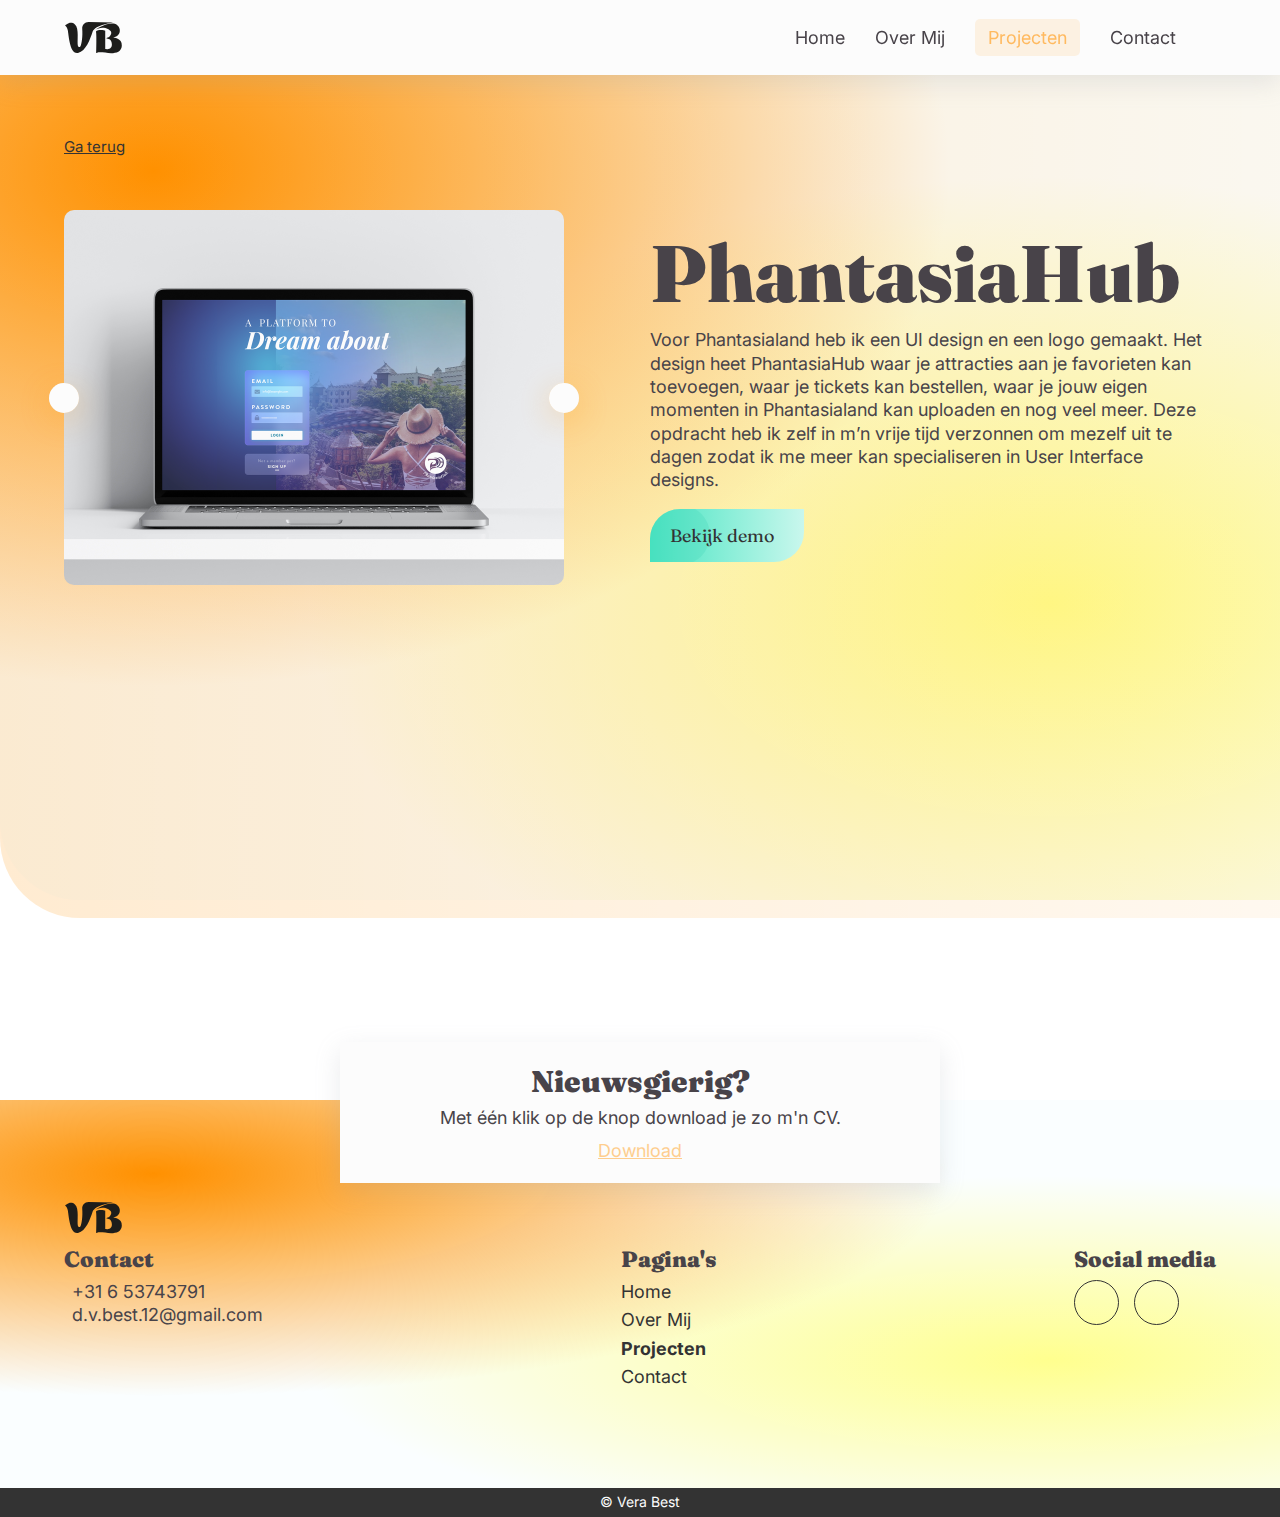
<file: phantasiaHub.html>
<!DOCTYPE html>
<html lang="en">
<head>
    <meta charset="UTF-8">
    <meta name="viewport" content="width=device-width, initial-scale=1.0">
    <title>Mijn Portfolio</title>

    <!-- css -->
    <link rel="stylesheet" href="style.css">

    <!-- typography -->
    <link rel="preconnect" href="https://fonts.googleapis.com">
    <link rel="preconnect" href="https://fonts.gstatic.com" crossorigin>
    <link href="https://fonts.googleapis.com/css2?family=Fraunces:opsz,wght@9..144,700;9..144,900&family=Inter:wght@400;500;600;700&display=swap" rel="stylesheet">

    <!-- icons -->
    <link rel="stylesheet" href="https://cdnjs.cloudflare.com/ajax/libs/font-awesome/6.4.2/css/all.min.css" integrity="sha512-z3gLpd7yknf1YoNbCzqRKc4qyor8gaKU1qmn+CShxbuBusANI9QpRohGBreCFkKxLhei6S9CQXFEbbKuqLg0DA==" crossorigin="anonymous" referrerpolicy="no-referrer" />

    <!-- favicon -->
    <link rel="icon" type="image/x-icon" href="home/favicon.png">
</head>

<body>
    <div class="overlay">
        <section class="mobile-menu-container">
            <button class="close-btn"><i class="fa-solid fa-x"></i></button>
            <ul class="mobile-menu">
                <li><a href="index.html" class="mobile-nav-link nav-link">Home</a></li>
                <li class="active-list-item"><a href="over-mij.html" class="mobile-nav-link nav-link">Over Mij</a></li>
                <li><a href="projecten.html" class="mobile-nav-link nav-link active-link">Projecten</a></li>
                <li><a href="contact.html" class="mobile-nav-link nav-link">Contact</a></li>
                <li class="cyan-circle cyan-circle-one"></li>
                <li class="cyan-circle cyan-circle-two"></li>
            </ul>
        </section>
    </div>

    <!-- navbar -->
    <nav class="navbar">
        <div class="wrapper">
            <a href="index.html"><img src="home/logo-official.svg" alt="portfolio-logo" class="logo"></a>
            <div class="nav-right">
                <ul class="desktop-menu">
                    <li><a href="index.html" class="desktop-nav-link nav-link">Home</a></li>
                    <li><a href="over-mij.html" class="desktop-nav-link nav-link ">Over Mij</a></li>
                    <li><a href="projecten.html" class="desktop-nav-link nav-link active-link">Projecten</a></li>
                    <li><a href="contact.html" class="desktop-nav-link nav-link">Contact</a></li>
                </ul>
                <div class="button-wrapper">
                    <button class="menuToggle">
                        <i class="fa-solid fa-bars-staggered hamburger"></i>
                    </button>
                </div>
            </div>
        </div>
    </nav> 

        <!-- header -->
        <header class="header project-detail-header">
            <div class="wrapper">
                <!-- hero -->
                <section class="hero project-detail-hero">
                    <a href="projecten.html" class="go-back">Ga terug</a>
                    <div class="hero-grid project-grid">
                        <div class="gridbox img-wrapper">
                            <div class="slideshow-container">
                                <div class="mySlide fade phantasiahub-mockup">
                                    <img src="projecten/phantasiaHub-mockup@2x.png" alt="">
                                </div>
                                <div class="mySlide fade">
                                    <img src="projecten/PhantasiaHUB-logo.svg" alt="">
                                </div>
                                <a class="prevSlide" onclick="plusSlides(-1)"><i class="fa-solid fa-chevron-left"></i></a>
                                <a class="nextSlide" onclick="plusSlides(1)"><i class="fa-solid fa-chevron-right"></i></a>
                            </div>
                        </div>
                        <div class="gridbox text-wrapper">
                            <div class="textbox">
                                <h1 class="hero-heading toekomst">PhantasiaHub</h1>
                                <p class="project-description">
                                    Voor Phantasialand heb ik een UI design en een logo gemaakt. Het design heet PhantasiaHub waar je attracties aan je favorieten kan toevoegen, waar je tickets kan bestellen, waar je jouw eigen momenten in Phantasialand kan uploaden en nog veel meer. Deze opdracht heb ik zelf in m’n vrije tijd verzonnen om mezelf uit te dagen zodat ik me meer kan specialiseren in User Interface designs. 
                                </p>
                            </div>
                            <button class="btn primary-btn"  onclick="window.location.href='https://xd.adobe.com/view/9af7c780-d87e-48e2-977b-12c8b41f1688-cfa4/?fullscreen'" target="_blank">Bekijk demo <i class="fa-solid fa-arrow-right-long white-arrow"></i> <div class="circle white-circle"></div></button>
                        </div>
                    </div>
                </section>
            </div>
        </header>

                <!-- footer -->
                <footer class="footer projecten-footer">
                    <!-- footer-card -->
                    <div class="footer-card">
                        <div class="text-wrapper">
                            <h2 class="second-heading">Nieuwsgierig?</h2>
                            <p class="footercard-description">Met één klik op de knop download je zo m'n CV.</p>
                            <a href="home/CV-VeraBest.pdf" class="download-btn btn" download>Download <i class="fa-solid fa-download"></i></a>
                        </div>
                        
                    </div>
                    <!-- footer itself -->
                    <section class="footer-container">
                        <div class="wrapper">
                            <img src="home/logo-official.svg" alt="portfolio-logo" class="footer-logo logo">
                            <div class="footer-grid">
                                <div class="gridbox contact-box">
                                    <p class="footer-subheading">Contact</p>
                                    <ul class="contact-list">
                                        <li><i class="footer-icon fa-solid fa-phone"></i> +31 6 53743791</li>
                                        <li><i class="footer-icon fa-solid fa-envelope"></i> d.v.best.12@gmail.com</li>
                                    </ul>
                                </div>
                                <div class="gridbox nav-box">
                                    <p class="footer-subheading">Pagina's</p>
                                    <ul class="footer-menu">
                                        <li><a href="index.html" class="footer-link">Home</a></li>
                                        <li><a href="over-mij.html" class="footer-link">Over Mij</a></li>
                                        <li><a href="projecten.html" class="active-footer-link">Projecten</a></li>
                                        <li><a href="contact.html" class="footer-link">Contact</a></li>
                                    </ul>
                                </div>
                                <div class="gridbox socialmedia-box">
                                    <p class="footer-subheading">Social media</p>
                                    <ul class="socials">
                                        <li class="social-circle"><a href="https://www.instagram.com/veer_graphicdesign/" target="_blank" class="social-link"><i class="social-icon fa-brands fa-instagram"></i></a></li>
                                        <li class="social-circle"><a href="https://dribbble.com/Veer_" target="_blank" class="social-link"><i class="social-icon fa-brands fa-dribbble"></i></a></li>
                                    </ul>
                                </div>
                            </div>
                        </div>
                    </section>
                </footer>
                <section class="copyright">&copy; Vera Best</section>
        <script src="app.js"></script>
</body>
</file>
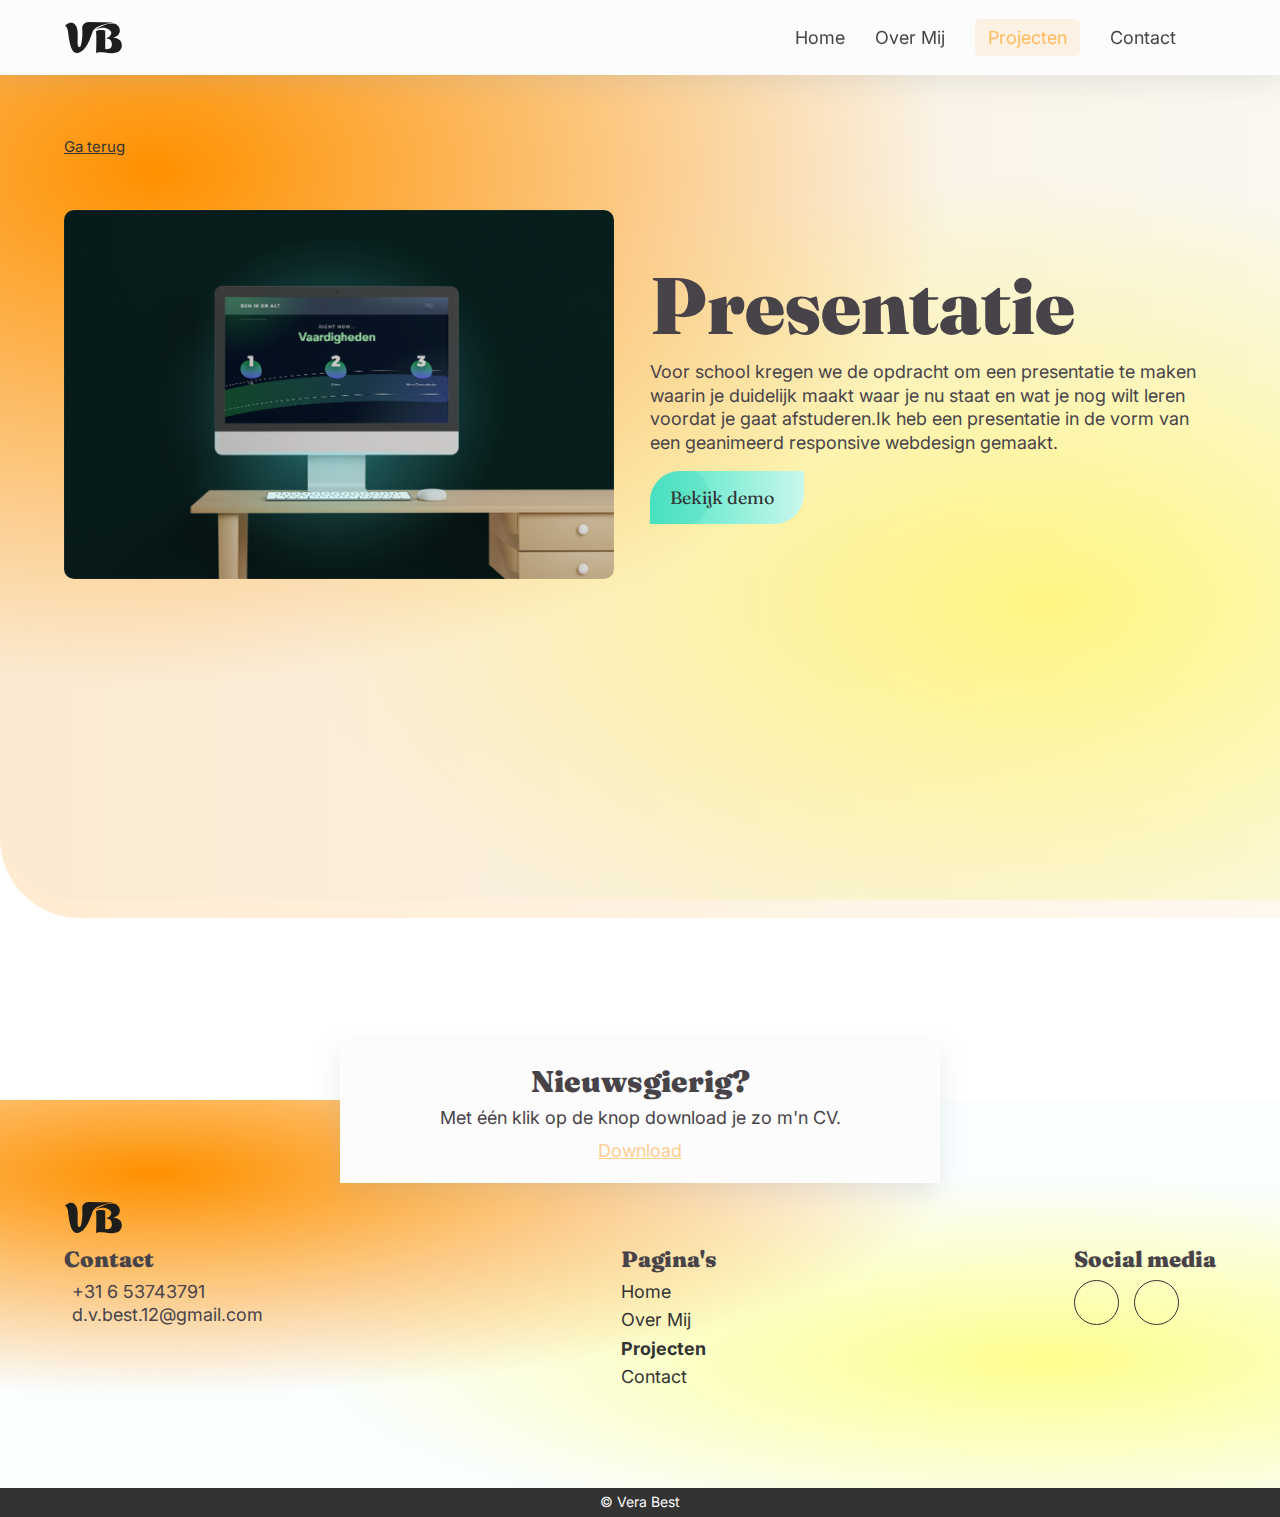
<file: presentatie.html>
<!DOCTYPE html>
<html lang="en">
<head>
    <meta charset="UTF-8">
    <meta name="viewport" content="width=device-width, initial-scale=1.0">
    <title>Mijn Portfolio</title>

    <!-- css -->
    <link rel="stylesheet" href="style.css">

    <!-- typography -->
    <link rel="preconnect" href="https://fonts.googleapis.com">
    <link rel="preconnect" href="https://fonts.gstatic.com" crossorigin>
    <link href="https://fonts.googleapis.com/css2?family=Fraunces:opsz,wght@9..144,700;9..144,900&family=Inter:wght@400;500;600;700&display=swap" rel="stylesheet">

    <!-- icons -->
    <link rel="stylesheet" href="https://cdnjs.cloudflare.com/ajax/libs/font-awesome/6.4.2/css/all.min.css" integrity="sha512-z3gLpd7yknf1YoNbCzqRKc4qyor8gaKU1qmn+CShxbuBusANI9QpRohGBreCFkKxLhei6S9CQXFEbbKuqLg0DA==" crossorigin="anonymous" referrerpolicy="no-referrer" />

    <!-- favicon -->
    <link rel="icon" type="image/x-icon" href="home/favicon.png">
</head>

<body>
    <div class="overlay">
        <section class="mobile-menu-container">
            <button class="close-btn"><i class="fa-solid fa-x"></i></button>
            <ul class="mobile-menu">
                <li><a href="index.html" class="mobile-nav-link nav-link">Home</a></li>
                <li class="active-list-item"><a href="over-mij.html" class="mobile-nav-link nav-link">Over Mij</a></li>
                <li><a href="projecten.html" class="mobile-nav-link nav-link active-link">Projecten</a></li>
                <li><a href="contact.html" class="mobile-nav-link nav-link">Contact</a></li>
                <li class="cyan-circle cyan-circle-one"></li>
                <li class="cyan-circle cyan-circle-two"></li>
            </ul>
        </section>
    </div>

    <!-- navbar -->
    <nav class="navbar">
        <div class="wrapper">
            <a href="index.html"><img src="home/logo-official.svg" alt="portfolio-logo" class="logo"></a>
            <div class="nav-right">
                <ul class="desktop-menu">
                    <li><a href="index.html" class="desktop-nav-link nav-link">Home</a></li>
                    <li><a href="over-mij.html" class="desktop-nav-link nav-link ">Over Mij</a></li>
                    <li><a href="projecten.html" class="desktop-nav-link nav-link active-link">Projecten</a></li>
                    <li><a href="contact.html" class="desktop-nav-link nav-link">Contact</a></li>
                </ul>
                <div class="button-wrapper">
                    <button class="menuToggle">
                        <i class="fa-solid fa-bars-staggered hamburger"></i>
                    </button>
                </div>
            </div>
        </div>
    </nav> 

        <!-- header -->
        <header class="header project-detail-header">
            <div class="wrapper">
                <!-- hero -->
                <section class="hero project-detail-hero">
                    <a href="projecten.html" class="go-back">Ga terug</a>
                    <div class="hero-grid project-grid">
                        <div class="gridbox img-wrapper">
                           <img src="projecten/presentatie-mockup.png" alt="">
                        </div>
                        <div class="gridbox text-wrapper">
                            <div class="textbox">
                                <h1 class="hero-heading toekomst">Presentatie</h1>
                                <p class="project-description">
                                    Voor school kregen we de opdracht om een presentatie te maken waarin je duidelijk maakt waar je nu staat en wat je nog wilt leren voordat je gaat afstuderen.Ik heb een presentatie in de vorm van een geanimeerd responsive webdesign gemaakt.

                                </p>
                            </div>
                            <button class="btn primary-btn"  onclick="window.location.href='https://xd.adobe.com/view/a422f9d4-24dc-45ac-9642-c544ca0dcea8-f171/?fullscreen'" >Bekijk demo <i class="fa-solid fa-arrow-right-long white-arrow"></i> <div class="circle white-circle"></div></button>
                        </div>
                    </div>
                </section>
            </div>
        </header>

                <!-- footer -->
                <footer class="footer projecten-footer">
                    <!-- footer-card -->
                    <div class="footer-card">
                        <div class="text-wrapper">
                            <h2 class="second-heading">Nieuwsgierig?</h2>
                            <p class="footercard-description">Met één klik op de knop download je zo m'n CV.</p>
                            <a href="home/CV-VeraBest.pdf" class="download-btn btn" download>Download <i class="fa-solid fa-download"></i></a>
                        </div>
                        
                    </div>
                    <!-- footer itself -->
                    <section class="footer-container">
                        <div class="wrapper">
                            <img src="home/logo-official.svg" alt="portfolio-logo" class="footer-logo logo">
                            <div class="footer-grid">
                                <div class="gridbox contact-box">
                                    <p class="footer-subheading">Contact</p>
                                    <ul class="contact-list">
                                        <li><i class="footer-icon fa-solid fa-phone"></i> +31 6 53743791</li>
                                        <li><i class="footer-icon fa-solid fa-envelope"></i> d.v.best.12@gmail.com</li>
                                    </ul>
                                </div>
                                <div class="gridbox nav-box">
                                    <p class="footer-subheading">Pagina's</p>
                                    <ul class="footer-menu">
                                        <li><a href="index.html" class="footer-link">Home</a></li>
                                        <li><a href="over-mij.html" class="footer-link">Over Mij</a></li>
                                        <li><a href="projecten.html" class="active-footer-link">Projecten</a></li>
                                        <li><a href="contact.html" class="footer-link">Contact</a></li>
                                    </ul>
                                </div>
                                <div class="gridbox socialmedia-box">
                                    <p class="footer-subheading">Social media</p>
                                    <ul class="socials">
                                        <li class="social-circle"><a href="https://www.instagram.com/veer_graphicdesign/" target="_blank" class="social-link"><i class="social-icon fa-brands fa-instagram"></i></a></li>
                                        <li class="social-circle"><a href="https://dribbble.com/Veer_" target="_blank" class="social-link"><i class="social-icon fa-brands fa-dribbble"></i></a></li>
                                    </ul>
                                </div>
                            </div>
                        </div>
                    </section>
                </footer>
                <section class="copyright">&copy; Vera Best</section>
        <script src="app.js"></script>
</body>
</file>
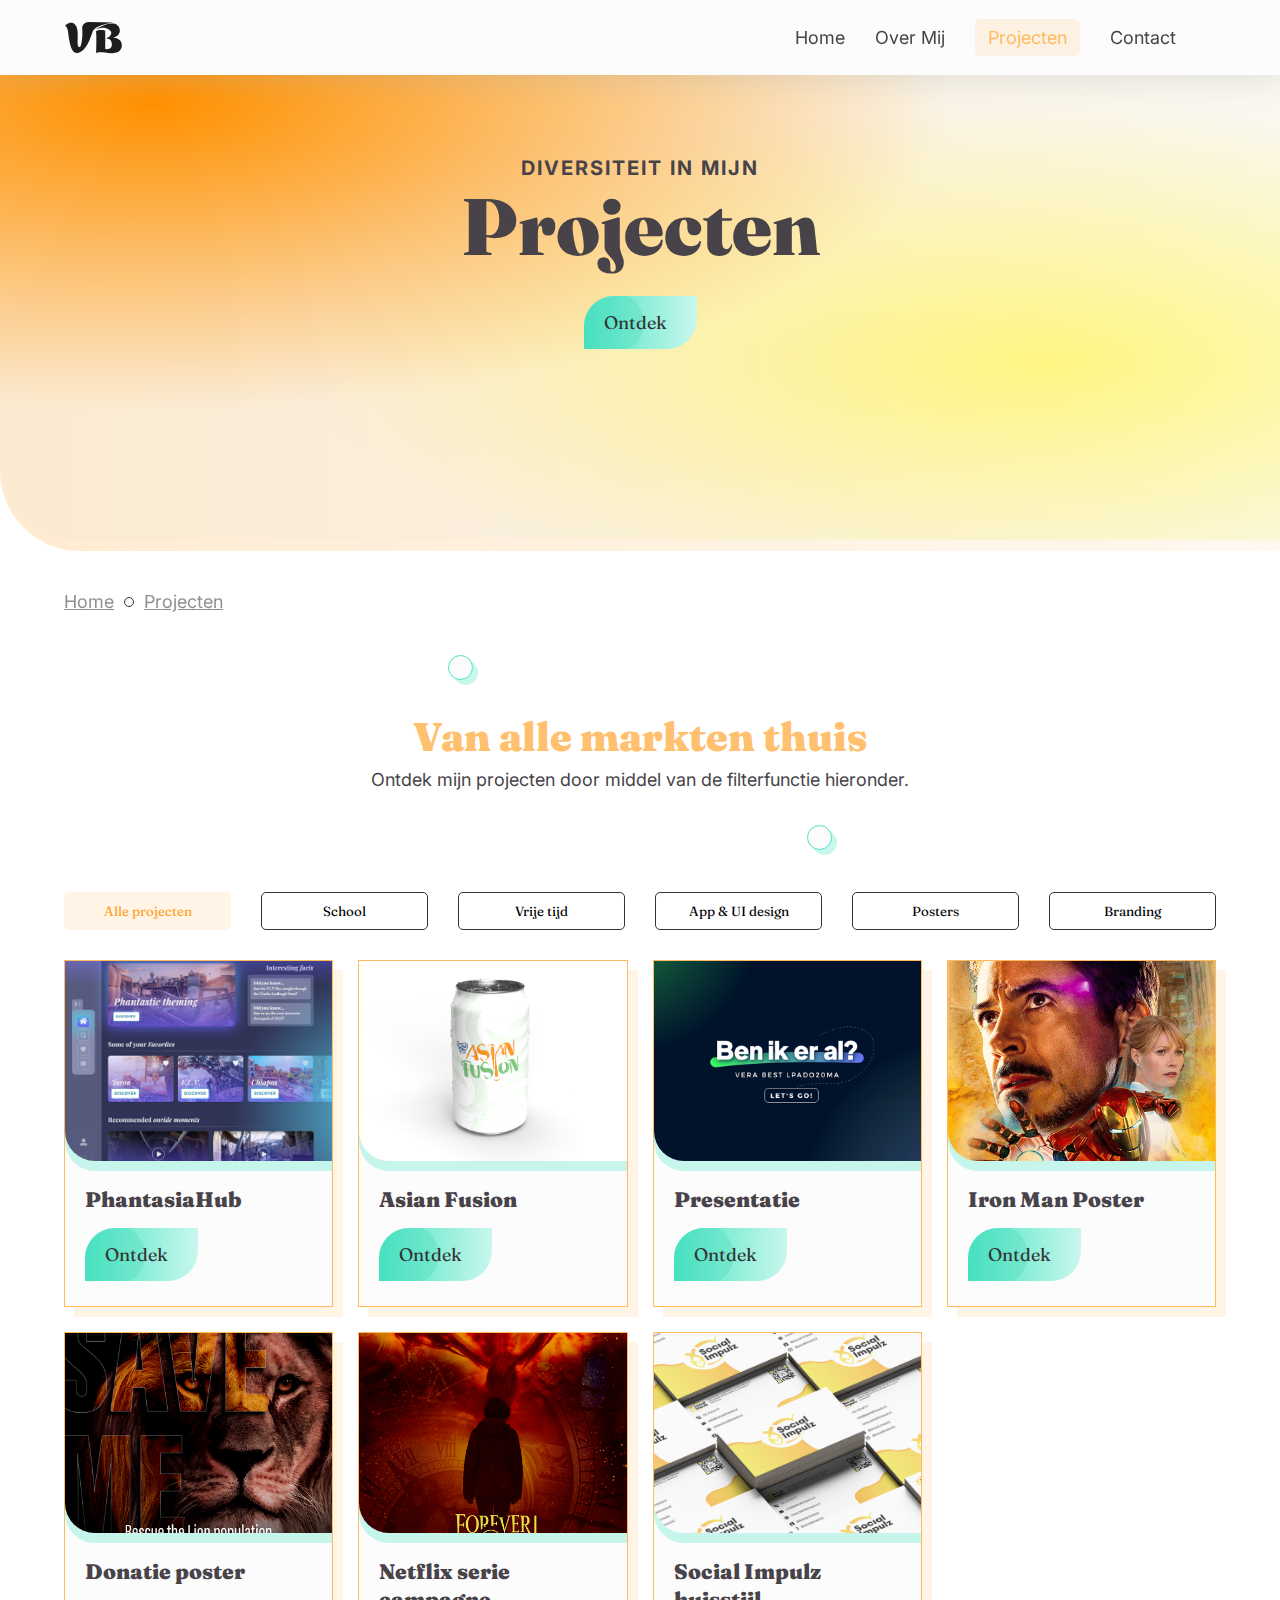
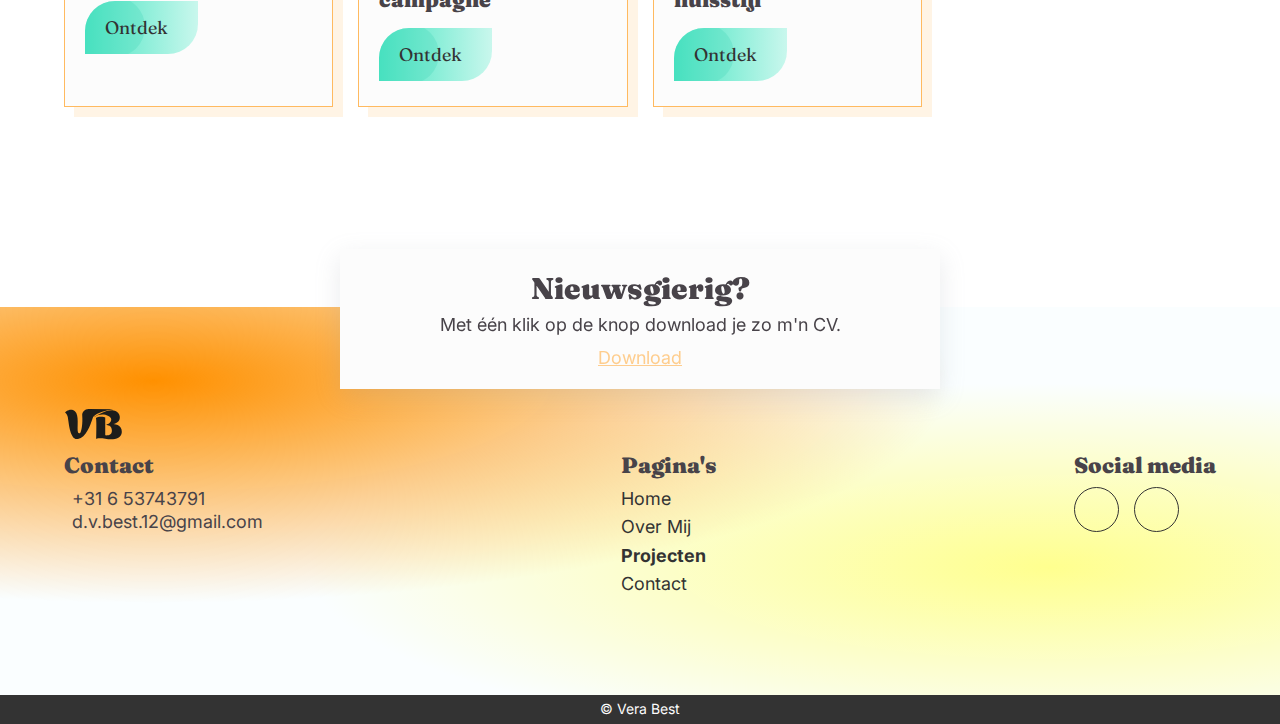
<file: projecten.html>
<!DOCTYPE html>
<html lang="en">
<head>
    <meta charset="UTF-8">
    <meta name="viewport" content="width=device-width, initial-scale=1.0">
    <title>Mijn Portfolio</title>

    <!-- css -->
    <link rel="stylesheet" href="style.css">

    <!-- typography -->
    <link rel="preconnect" href="https://fonts.googleapis.com">
    <link rel="preconnect" href="https://fonts.gstatic.com" crossorigin>
    <link href="https://fonts.googleapis.com/css2?family=Fraunces:opsz,wght@9..144,700;9..144,900&family=Inter:wght@400;500;600;700&display=swap" rel="stylesheet">

    <!-- icons -->
    <link rel="stylesheet" href="https://cdnjs.cloudflare.com/ajax/libs/font-awesome/6.4.2/css/all.min.css" integrity="sha512-z3gLpd7yknf1YoNbCzqRKc4qyor8gaKU1qmn+CShxbuBusANI9QpRohGBreCFkKxLhei6S9CQXFEbbKuqLg0DA==" crossorigin="anonymous" referrerpolicy="no-referrer" />

    <!-- favicon -->
    <link rel="icon" type="image/x-icon" href="home/favicon.png">
</head>
<body>
    <div class="overlay">
        <section class="mobile-menu-container">
            <button class="close-btn"><i class="fa-solid fa-x"></i></button>
            <ul class="mobile-menu">
                <li><a href="index.html" class="mobile-nav-link nav-link">Home</a></li>
                <li class="active-list-item"><a href="over-mij.html" class="mobile-nav-link nav-link">Over Mij</a></li>
                <li><a href="projecten.html" class="mobile-nav-link nav-link active-link">Projecten</a></li>
                <li><a href="contact.html" class="mobile-nav-link nav-link">Contact</a></li>
                <li class="cyan-circle cyan-circle-one"></li>
                <li class="cyan-circle cyan-circle-two"></li>
            </ul>
        </section>
    </div>

    <!-- navbar -->
    <nav class="navbar">
        <div class="wrapper">
            <a href="index.html"><img src="home/logo-official.svg" alt="portfolio-logo" class="logo"></a>
            <div class="nav-right">
                <ul class="desktop-menu">
                    <li><a href="index.html" class="desktop-nav-link nav-link">Home</a></li>
                    <li><a href="over-mij.html" class="desktop-nav-link nav-link ">Over Mij</a></li>
                    <li><a href="projecten.html" class="desktop-nav-link nav-link active-link">Projecten</a></li>
                    <li><a href="contact.html" class="desktop-nav-link nav-link">Contact</a></li>
                </ul>
                <div class="button-wrapper">
                    <button class="menuToggle">
                        <i class="fa-solid fa-bars-staggered hamburger"></i>
                    </button>
                </div>
            </div>
        </div>
    </nav> 

    <!-- hero -->
    <header class="header projecten-header">
        <div class="wrapper">
            <!-- hero -->
            <section class="hero">
                <div class="hero-grid">
                    <div class="gridbox text-wrapper">
                        <div class="textbox">
                            <p class="subheading">Diversiteit in mijn</p>
                            <h1 class="hero-heading toekomst">Projecten</h1>
                        </div>
                        <button class="btn primary-btn" onclick="window.location.href='#mijn-projecten'">Ontdek <i class="fa-solid fa-arrow-right-long white-arrow"></i> <div class="circle white-circle"></div></button>
                    </div>
                </div>
            </section>
        </div>
    </header>

    <!-- breadcrumbs -->
    <section class="breadcrumb-section">
        <div class="wrapper">
            <ul class="breadcrumbs">
                <li><a href="index.html" class="breadcrumb">Home</a></li>
                <li class="bubble"></li>
                <li><a href="projecten.html" class="breadcrumb">Projecten</a></li>
            </ul>   
        </div>
    </section>

    <main>
        <!-- intro -->
        <section class="intro">
            <div class="wrapper">
                <div class="floating-dots">
                    <div class="intro-dot dot-one"></div>
                    <div class="intro-dot dot-two"></div>
                </div>
                <div class="text-wrapper">
                    <h2 class="intro-title second-heading">Van alle markten thuis</h2>
                    <p class="intro-description">
                        Ontdek mijn projecten door middel van de filterfunctie hieronder.
                    </p>
                </div>
            </div>
        </section>

        <!-- projecten -->
        <section class="mijn-projecten" id="mijn-projecten">
            <div class="wrapper">
                <ul class="filterbuttons">
                    <li><button class="filter-button active-filterbutton" data-filter="alles">Alle projecten</button></li>
                    <li><button class="filter-button" data-filter="school">School</button></li>
                    <li><button class="filter-button" data-filter="vrije-tijd">Vrije tijd</button></li>
                    <li><button class="filter-button" data-filter="app-ui-design">App & UI design</button></li>
                    <li><button class="filter-button" data-filter="posters">Posters</button></li>
                    <li><button class="filter-button" data-filter="branding">Branding</button></li>
                </ul>

                <!-- projecten-grid -->
                <div class="project-card-grid">
                    <!-- phantasiaHub -->
                    <div class="project-card filter-card alles vrije-tijd app-ui-design branding">
                        <div class="card-overlay phantasiaHubBtn" onclick="window.location.href='phantasiaHub.html'">
                            <a href="phantasiaHub.html">
                                <ul class="categories">
                                    <li class="category">Vrije Tijd</li>
                                    <li class="category">App & UI design</li>
                                    <li class="category">Branding</li>
                                </ul>
                                <a href="phantasiaHub.html" class="overlay-link">Lees meer</a>
                            </a>
                        </div>
                        <div class="card-header card-header-one">
                            <img src="projecten/phantasiaHub@2x.png" alt=""></div>
                        <div class="card-content">
                            <div class="text-wrapper">
                                <h3 class="project-title">PhantasiaHub</h3>
                                <button class="btn primary-btn">Ontdek <i class="fa-solid fa-arrow-right-long"></i><div class="circle white-circle"></div></button>
                            </div>
                        </div>
                    </div>
                    <!-- Asian Fusion -->
                    <div class="project-card filter-card alles school app-ui-design branding">
                        <div class="card-overlay" onclick="window.location.href='asian-fusion.html'">
                            <a href="asian-fusion.html">
                                <ul class="categories">
                                    <li class="category">School</li>
                                    <li class="category">App & UI design</li>
                                    <li class="category">Branding</li>
                                </ul>
                                <a href="asian-fusion.html" class="overlay-link">Lees meer</a>
                            </a>
                        </div>
                        <div class="card-header card-header-one">
                            <img src="projecten/bloktoets.png" alt=""></div>
                        <div class="card-content">
                            <div class="text-wrapper">
                                <h3 class="project-title">Asian Fusion</h3>
                                <button class="btn primary-btn">Ontdek <i class="fa-solid fa-arrow-right-long"></i><div class="circle white-circle"></div></button>
                            </div>
                        </div>
                    </div>
                    <!-- Presentatie -->
                    <div class="project-card filter-card alles school app-ui-design ">
                        <div class="card-overlay" onclick="window.location.href='presentatie.html'">
                            <a href="presentatie.html">
                                <ul class="categories">
                                    <li class="category">School</li>
                                    <li class="category">App & UI design</li>
                                    <li class="category">Branding</li>
                                </ul>
                                <a href="presentatie.html" class="overlay-link">Lees meer</a>
                            </a>
                        </div>
                        <div class="card-header card-header-one">
                            <img src="projecten/ben-ik-er-al-presentatie@2x.png" alt=""></div>
                        <div class="card-content">
                            <div class="text-wrapper">
                                <h3 class="project-title">Presentatie</h3>
                                <button class="btn primary-btn">Ontdek <i class="fa-solid fa-arrow-right-long"></i><div class="circle white-circle"></div></button>
                            </div>
                        </div>
                    </div>
                    <!-- Iron Man Poster -->
                    <div class="project-card filter-card alles vrije-tijd posters ">
                        <div class="card-overlay" onclick="window.location.href='iron-man-poster.html'">
                            <a href="iron-man-poster.html">
                                <ul class="categories">
                                    <li class="category">Vrije Tijd</li>
                                    <li class="category">Posters</li>
                                </ul>
                                <a href="iron-man-poster.html" class="overlay-link">Lees meer</a>
                            </a>
                        </div>
                        <div class="card-header card-header-one">
                            <img src="projecten/iron-man-poster@2x.png" alt=""></div>
                        <div class="card-content">
                            <div class="text-wrapper">
                                <h3 class="project-title">Iron Man Poster</h3>
                                <button class="btn primary-btn">Ontdek <i class="fa-solid fa-arrow-right-long"></i><div class="circle white-circle"></div></button>
                            </div>
                        </div>
                    </div>
                    <!-- National Geographic Poster -->
                    <div class="project-card filter-card alles vrije-tijd posters ">
                        <div class="card-overlay" onclick="window.location.href='save-lion-poster.html'">
                            <a href="save-lion-poster.html">
                                <ul class="categories">
                                    <li class="category">Vrije Tijd</li>
                                    <li class="category">Posters</li>
                                </ul>
                                <a href="save-lion-poster.html" class="overlay-link">Lees meer</a>
                            </a>
                        </div>
                        <div class="card-header card-header-one">
                            <img src="projecten/Lion poster low.png" alt=""></div>
                        <div class="card-content">
                            <div class="text-wrapper">
                                <h3 class="project-title">Donatie poster</h3>
                                <button class="btn primary-btn">Ontdek <i class="fa-solid fa-arrow-right-long"></i><div class="circle white-circle"></div></button>
                            </div>
                        </div>
                    </div>
                    <!-- Forever & Ever -->
                    <div class="project-card filter-card alles school branding posters ">
                        <div class="card-overlay" oncanplay="window.location.href='netflix-serie-campagne.html'">
                            <a href="netflix-serie-campagne.html">
                                <ul class="categories">
                                    <li class="category">School</li>
                                    <li class="category">Posters</li>
                                    <li class="category">Branding</li>
                                </ul>
                                <a href="netflix-serie-campagne.html" class="overlay-link">Lees meer</a>
                            </a>
                        </div>
                        <div class="card-header card-header-one">
                            <img src="projecten/netflix-poster@2x.png" alt=""></div>
                        <div class="card-content">
                            <div class="text-wrapper">
                                <h3 class="project-title">Netflix serie campagne</h3>
                                <button class="btn primary-btn">Ontdek <i class="fa-solid fa-arrow-right-long"></i><div class="circle white-circle"></div></button>
                            </div>
                        </div>
                    </div>
                    <!-- Social Impulz -->
                    <div class="project-card filter-card alles school branding">
                        <div class="card-overlay" onclick="window.location.href='social-impulz.html'">
                            <a href="social-impulz.html">
                                <ul class="categories">
                                    <li class="category">School</li>
                                    <li class="category">Branding</li>
                                </ul>
                                <a href="social-impulz.html" class="overlay-link">Lees meer</a>
                            </a>
                        </div>
                        <div class="card-header card-header-one">
                            <img src="projecten/social-impulz-01@2x.png" alt=""></div>
                        <div class="card-content">
                            <div class="text-wrapper">
                                <h3 class="project-title">Social Impulz huisstijl</h3>
                                <button class="btn primary-btn">Ontdek <i class="fa-solid fa-arrow-right-long"></i><div class="circle white-circle"></div></button>
                            </div>
                        </div>
                    </div>
                </div>
            </div>
        </section>
    </main>

        <!-- footer -->
        <footer class="footer projecten-footer">
            <!-- footer-card -->
            <div class="footer-card">
                <div class="text-wrapper">
                    <h2 class="second-heading">Nieuwsgierig?</h2>
                    <p class="footercard-description">Met één klik op de knop download je zo m'n CV.</p>
                    <a href="home/CV-VeraBest.pdf" class="download-btn btn" download>Download <i class="fa-solid fa-download"></i></a>
                </div>
                
            </div>
            <!-- footer itself -->
            <section class="footer-container">
                <div class="wrapper">
                    <img src="home/logo-official.svg" alt="portfolio-logo" class="footer-logo logo">
                    <div class="footer-grid">
                        <div class="gridbox contact-box">
                            <p class="footer-subheading">Contact</p>
                            <ul class="contact-list">
                                <li><i class="footer-icon fa-solid fa-phone"></i> +31 6 53743791</li>
                                <li><i class="footer-icon fa-solid fa-envelope"></i> d.v.best.12@gmail.com</li>
                            </ul>
                        </div>
                        <div class="gridbox nav-box">
                            <p class="footer-subheading">Pagina's</p>
                            <ul class="footer-menu">
                                <li><a href="index.html" class="footer-link">Home</a></li>
                                <li><a href="over-mij.html" class="footer-link">Over Mij</a></li>
                                <li><a href="projecten.html" class="active-footer-link">Projecten</a></li>
                                <li><a href="contact.html" class="footer-link">Contact</a></li>
                            </ul>
                        </div>
                        <div class="gridbox socialmedia-box">
                            <p class="footer-subheading">Social media</p>
                            <ul class="socials">
                                <li class="social-circle"><a href="https://www.instagram.com/veer_graphicdesign/" target="_blank" class="social-link"><i class="social-icon fa-brands fa-instagram"></i></a></li>
                                <li class="social-circle"><a href="https://dribbble.com/Veer_" target="_blank" class="social-link"><i class="social-icon fa-brands fa-dribbble"></i></a></li>
                            </ul>
                        </div>
                    </div>
                </div>
            </section>
        </footer>
        <section class="copyright">&copy; Vera Best</section>

    <script src="app.js"></script>
</body>
</file>
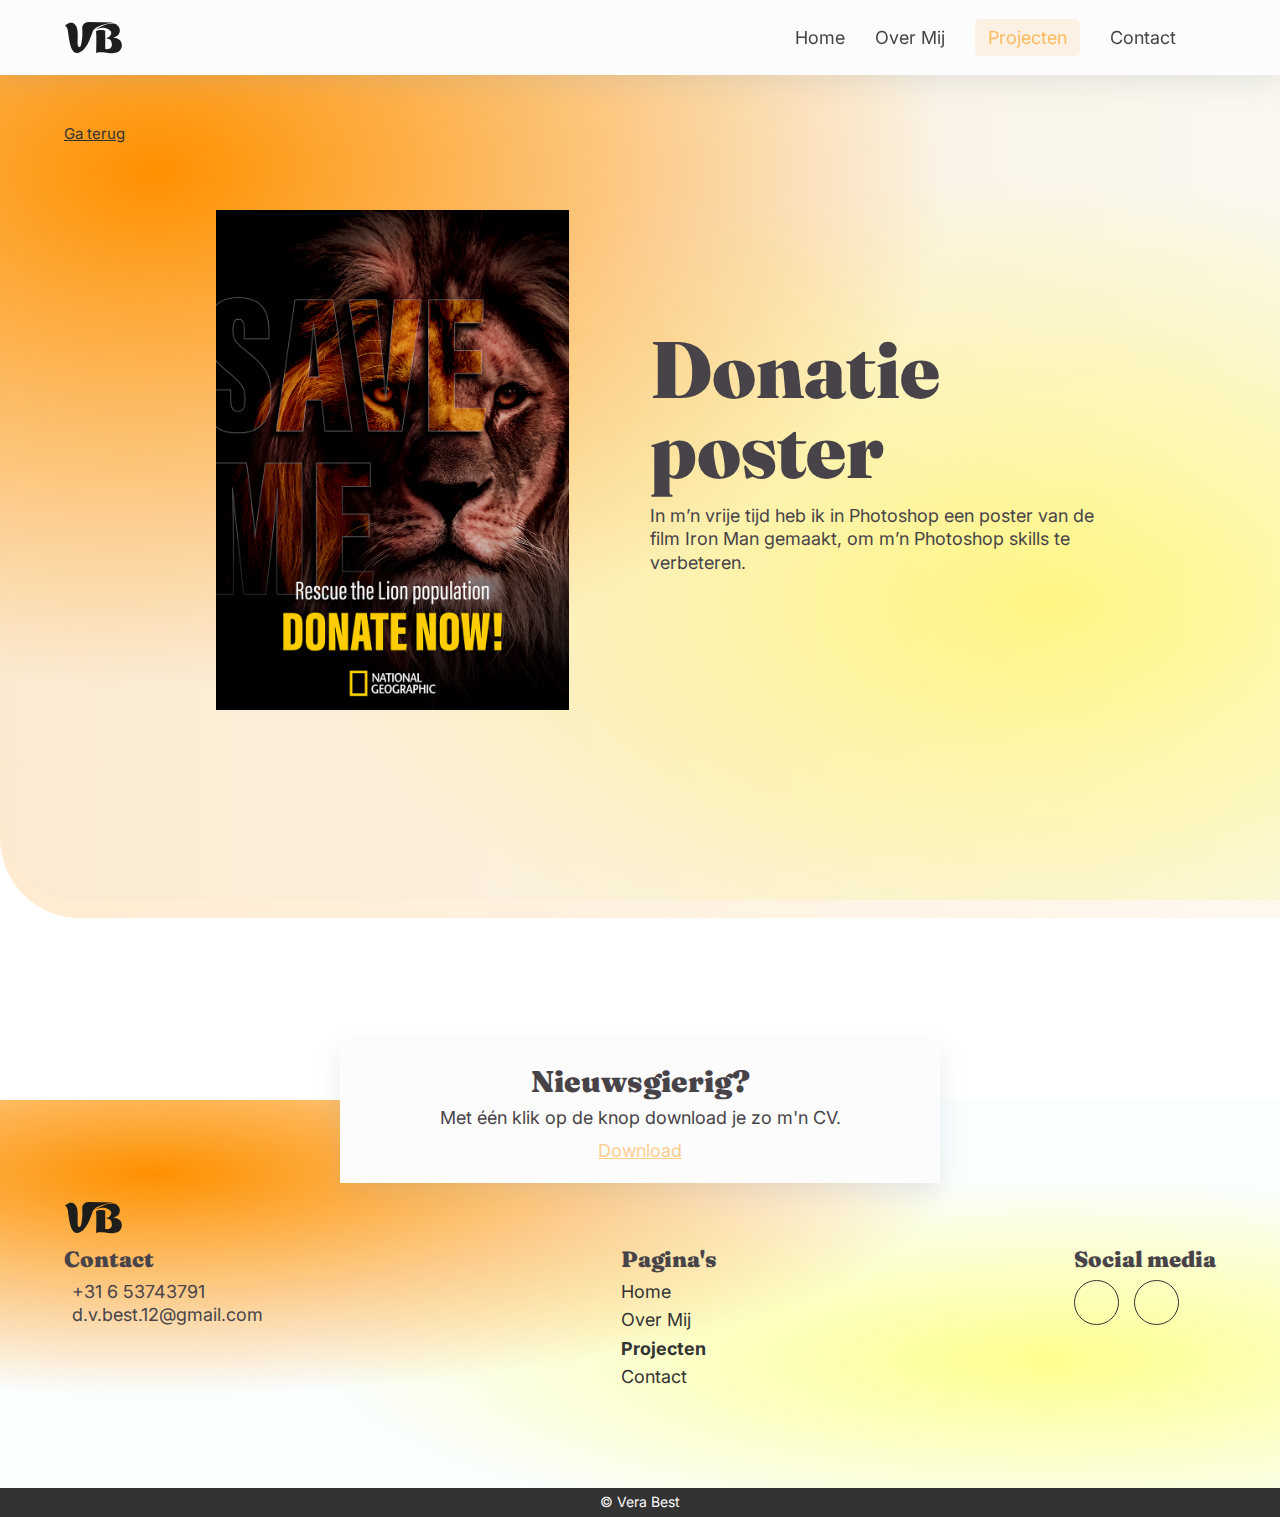
<file: save-lion-poster.html>
<!DOCTYPE html>
<html lang="en">
<head>
    <meta charset="UTF-8">
    <meta name="viewport" content="width=device-width, initial-scale=1.0">
    <title>Mijn Portfolio</title>

    <!-- css -->
    <link rel="stylesheet" href="style.css">

    <!-- typography -->
    <link rel="preconnect" href="https://fonts.googleapis.com">
    <link rel="preconnect" href="https://fonts.gstatic.com" crossorigin>
    <link href="https://fonts.googleapis.com/css2?family=Fraunces:opsz,wght@9..144,700;9..144,900&family=Inter:wght@400;500;600;700&display=swap" rel="stylesheet">

    <!-- icons -->
    <link rel="stylesheet" href="https://cdnjs.cloudflare.com/ajax/libs/font-awesome/6.4.2/css/all.min.css" integrity="sha512-z3gLpd7yknf1YoNbCzqRKc4qyor8gaKU1qmn+CShxbuBusANI9QpRohGBreCFkKxLhei6S9CQXFEbbKuqLg0DA==" crossorigin="anonymous" referrerpolicy="no-referrer" />

    <!-- favicon -->
    <link rel="icon" type="image/x-icon" href="home/favicon.png">
</head>

<body>
    <div class="overlay">
        <section class="mobile-menu-container">
            <button class="close-btn"><i class="fa-solid fa-x"></i></button>
            <ul class="mobile-menu">
                <li><a href="index.html" class="mobile-nav-link nav-link">Home</a></li>
                <li class="active-list-item"><a href="over-mij.html" class="mobile-nav-link nav-link">Over Mij</a></li>
                <li><a href="projecten.html" class="mobile-nav-link nav-link active-link">Projecten</a></li>
                <li><a href="contact.html" class="mobile-nav-link nav-link">Contact</a></li>
                <li class="cyan-circle cyan-circle-one"></li>
                <li class="cyan-circle cyan-circle-two"></li>
            </ul>
        </section>
    </div>

    <!-- navbar -->
    <nav class="navbar">
        <div class="wrapper">
            <a href="index.html"><img src="home/logo-official.svg" alt="portfolio-logo" class="logo"></a>
            <div class="nav-right">
                <ul class="desktop-menu">
                    <li><a href="index.html" class="desktop-nav-link nav-link">Home</a></li>
                    <li><a href="over-mij.html" class="desktop-nav-link nav-link ">Over Mij</a></li>
                    <li><a href="projecten.html" class="desktop-nav-link nav-link active-link">Projecten</a></li>
                    <li><a href="contact.html" class="desktop-nav-link nav-link">Contact</a></li>
                </ul>
                <div class="button-wrapper">
                    <button class="menuToggle">
                        <i class="fa-solid fa-bars-staggered hamburger"></i>
                    </button>
                </div>
            </div>
        </div>
    </nav> 

        <!-- header -->
        <header class="header project-detail-header">
            <div class="wrapper">
                <!-- hero -->
                <section class="hero project-detail-hero">
                    <a href="projecten.html" class="go-back">Ga terug</a>
                    <div class="hero-grid project-grid">
                        <div class="gridbox img-wrapper">
                           <img src="projecten/Lion poster low.png" alt="">
                        </div>
                        <div class="gridbox text-wrapper">
                            <div class="textbox">
                                <h1 class="hero-heading toekomst">Donatie poster</h1>
                                <p class="project-description">
                                    In m’n vrije tijd heb ik in Photoshop een poster van de film Iron Man gemaakt, om m’n Photoshop skills te verbeteren.
                                </p>
                            </div>
                        </div>
                    </div>
                </section>
            </div>
        </header>

                <!-- footer -->
                <footer class="footer projecten-footer">
                    <!-- footer-card -->
                    <div class="footer-card">
                        <div class="text-wrapper">
                            <h2 class="second-heading">Nieuwsgierig?</h2>
                            <p class="footercard-description">Met één klik op de knop download je zo m'n CV.</p>
                            <a href="home/CV-VeraBest.pdf" class="download-btn btn" download>Download <i class="fa-solid fa-download"></i></a>
                        </div>
                        
                    </div>
                    <!-- footer itself -->
                    <section class="footer-container">
                        <div class="wrapper">
                            <img src="home/logo-official.svg" alt="portfolio-logo" class="footer-logo logo">
                            <div class="footer-grid">
                                <div class="gridbox contact-box">
                                    <p class="footer-subheading">Contact</p>
                                    <ul class="contact-list">
                                        <li><i class="footer-icon fa-solid fa-phone"></i> +31 6 53743791</li>
                                        <li><i class="footer-icon fa-solid fa-envelope"></i> d.v.best.12@gmail.com</li>
                                    </ul>
                                </div>
                                <div class="gridbox nav-box">
                                    <p class="footer-subheading">Pagina's</p>
                                    <ul class="footer-menu">
                                        <li><a href="index.html" class="footer-link">Home</a></li>
                                        <li><a href="over-mij.html" class="footer-link">Over Mij</a></li>
                                        <li><a href="projecten.html" class="active-footer-link">Projecten</a></li>
                                        <li><a href="contact.html" class="footer-link">Contact</a></li>
                                    </ul>
                                </div>
                                <div class="gridbox socialmedia-box">
                                    <p class="footer-subheading">Social media</p>
                                    <ul class="socials">
                                        <li class="social-circle"><a href="https://www.instagram.com/veer_graphicdesign/" target="_blank" class="social-link"><i class="social-icon fa-brands fa-instagram"></i></a></li>
                                        <li class="social-circle"><a href="https://dribbble.com/Veer_" target="_blank" class="social-link"><i class="social-icon fa-brands fa-dribbble"></i></a></li>
                                    </ul>
                                </div>
                            </div>
                        </div>
                    </section>
                </footer>
                <section class="copyright">&copy; Vera Best</section>
        <script src="app.js"></script>
</body>
</file>
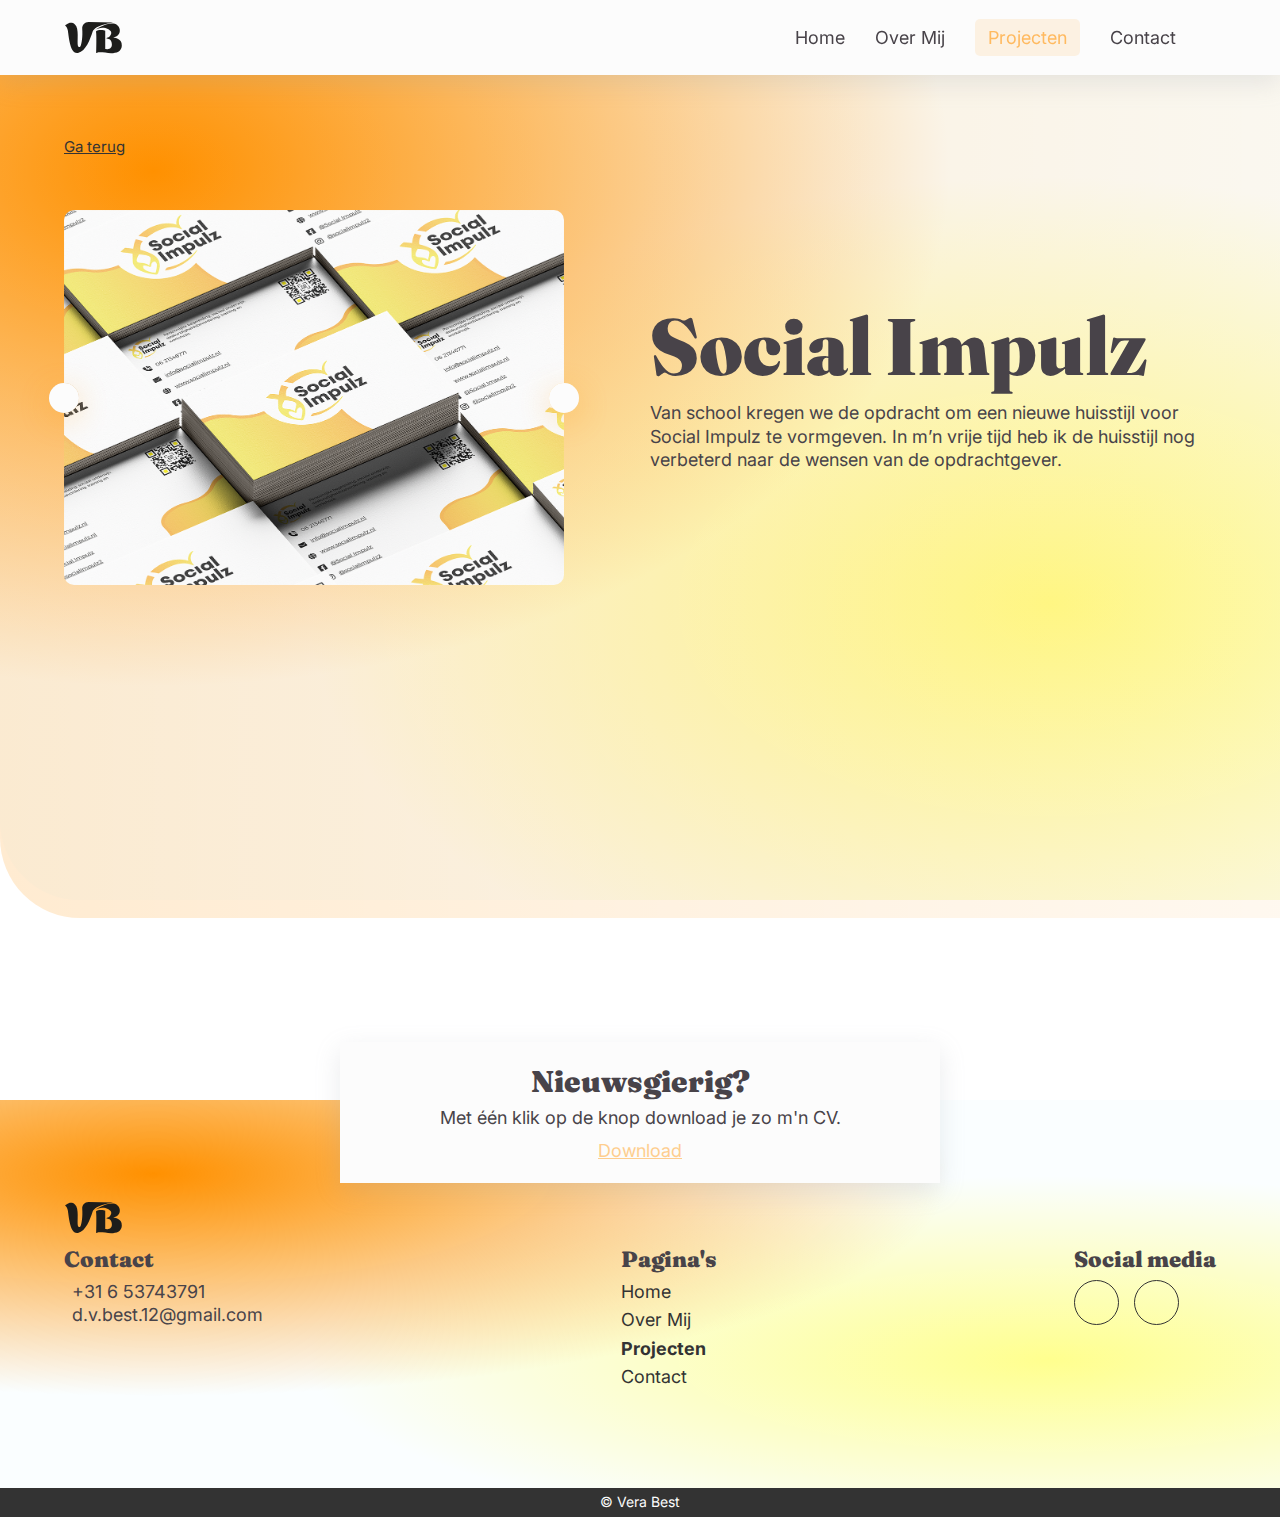
<file: social-impulz.html>
<!DOCTYPE html>
<html lang="en">
<head>
    <meta charset="UTF-8">
    <meta name="viewport" content="width=device-width, initial-scale=1.0">
    <title>Mijn Portfolio</title>

    <!-- css -->
    <link rel="stylesheet" href="style.css">

    <!-- typography -->
    <link rel="preconnect" href="https://fonts.googleapis.com">
    <link rel="preconnect" href="https://fonts.gstatic.com" crossorigin>
    <link href="https://fonts.googleapis.com/css2?family=Fraunces:opsz,wght@9..144,700;9..144,900&family=Inter:wght@400;500;600;700&display=swap" rel="stylesheet">

    <!-- icons -->
    <link rel="stylesheet" href="https://cdnjs.cloudflare.com/ajax/libs/font-awesome/6.4.2/css/all.min.css" integrity="sha512-z3gLpd7yknf1YoNbCzqRKc4qyor8gaKU1qmn+CShxbuBusANI9QpRohGBreCFkKxLhei6S9CQXFEbbKuqLg0DA==" crossorigin="anonymous" referrerpolicy="no-referrer" />

    <!-- favicon -->
    <link rel="icon" type="image/x-icon" href="home/favicon.png">
</head>

<body>
    <div class="overlay">
        <section class="mobile-menu-container">
            <button class="close-btn"><i class="fa-solid fa-x"></i></button>
            <ul class="mobile-menu">
                <li><a href="index.html" class="mobile-nav-link nav-link">Home</a></li>
                <li class="active-list-item"><a href="over-mij.html" class="mobile-nav-link nav-link">Over Mij</a></li>
                <li><a href="projecten.html" class="mobile-nav-link nav-link active-link">Projecten</a></li>
                <li><a href="contact.html" class="mobile-nav-link nav-link">Contact</a></li>
                <li class="cyan-circle cyan-circle-one"></li>
                <li class="cyan-circle cyan-circle-two"></li>
            </ul>
        </section>
    </div>

    <!-- navbar -->
    <nav class="navbar">
        <div class="wrapper">
            <a href="index.html"><img src="home/logo-official.svg" alt="portfolio-logo" class="logo"></a>
            <div class="nav-right">
                <ul class="desktop-menu">
                    <li><a href="index.html" class="desktop-nav-link nav-link">Home</a></li>
                    <li><a href="over-mij.html" class="desktop-nav-link nav-link ">Over Mij</a></li>
                    <li><a href="projecten.html" class="desktop-nav-link nav-link active-link">Projecten</a></li>
                    <li><a href="contact.html" class="desktop-nav-link nav-link">Contact</a></li>
                </ul>
                <div class="button-wrapper">
                    <button class="menuToggle">
                        <i class="fa-solid fa-bars-staggered hamburger"></i>
                    </button>
                </div>
            </div>
        </div>
    </nav> 

        <!-- header -->
        <header class="header project-detail-header">
            <div class="wrapper">
                <!-- hero -->
                <section class="hero project-detail-hero">
                    <a href="projecten.html" class="go-back">Ga terug</a>
                    <div class="hero-grid project-grid">
                        <div class="gridbox img-wrapper">
                            <div class="slideshow-container">
                                <div class="mySlide fade phantasiahub-mockup">
                                    <img src="projecten/social-impulz-01@2x.png" alt="">
                                </div>
                                <div class="mySlide fade asian-fusion-app">
                                    <img src="projecten/Social impulz stylesheet.png" alt="">
                                </div>
                                <a class="prevSlide" onclick="plusSlides(-1)"><i class="fa-solid fa-chevron-left"></i></a>
                                <a class="nextSlide" onclick="plusSlides(1)"><i class="fa-solid fa-chevron-right"></i></a>
                            </div>
                        </div>
                        <div class="gridbox text-wrapper">
                            <div class="textbox">
                                <h1 class="hero-heading toekomst">Social Impulz</h1>
                                <p class="project-description">
                                    Van school kregen we de opdracht om een nieuwe huisstijl voor Social Impulz te vormgeven. In m’n vrije tijd heb ik de huisstijl nog verbeterd naar de wensen van de opdrachtgever.
                                </p>
                            </div>
                        </div>
                    </div>
                </section>
            </div>
        </header>

                <!-- footer -->
                <footer class="footer projecten-footer">
                    <!-- footer-card -->
                    <div class="footer-card">
                        <div class="text-wrapper">
                            <h2 class="second-heading">Nieuwsgierig?</h2>
                            <p class="footercard-description">Met één klik op de knop download je zo m'n CV.</p>
                            <a href="home/CV-VeraBest.pdf" class="download-btn btn" download>Download <i class="fa-solid fa-download"></i></a>
                        </div>
                        
                    </div>
                    <!-- footer itself -->
                    <section class="footer-container">
                        <div class="wrapper">
                            <img src="home/logo-official.svg" alt="portfolio-logo" class="footer-logo logo">
                            <div class="footer-grid">
                                <div class="gridbox contact-box">
                                    <p class="footer-subheading">Contact</p>
                                    <ul class="contact-list">
                                        <li><i class="footer-icon fa-solid fa-phone"></i> +31 6 53743791</li>
                                        <li><i class="footer-icon fa-solid fa-envelope"></i> d.v.best.12@gmail.com</li>
                                    </ul>
                                </div>
                                <div class="gridbox nav-box">
                                    <p class="footer-subheading">Pagina's</p>
                                    <ul class="footer-menu">
                                        <li><a href="index.html" class="footer-link">Home</a></li>
                                        <li><a href="over-mij.html" class="footer-link">Over Mij</a></li>
                                        <li><a href="projecten.html" class="active-footer-link">Projecten</a></li>
                                        <li><a href="contact.html" class="footer-link">Contact</a></li>
                                    </ul>
                                </div>
                                <div class="gridbox socialmedia-box">
                                    <p class="footer-subheading">Social media</p>
                                    <ul class="socials">
                                        <li class="social-circle"><a href="https://www.instagram.com/veer_graphicdesign/" target="_blank" class="social-link"><i class="social-icon fa-brands fa-instagram"></i></a></li>
                                        <li class="social-circle"><a href="https://dribbble.com/Veer_" target="_blank" class="social-link"><i class="social-icon fa-brands fa-dribbble"></i></a></li>
                                    </ul>
                                </div>
                            </div>
                        </div>
                    </section>
                </footer>
                <section class="copyright">&copy; Vera Best</section>
        <script src="app.js"></script>
</body>
</file>
<file: style.css>
*{
    box-sizing: border-box;
    margin: 0;
    padding: 0;
    list-style-type: none;
    text-decoration: none;
    font-family: 'Inter',sans-serif;
}
html{
    scroll-behavior: smooth;
}
img{
    max-width: 100%;
    display: block;
}
::selection{
    background-color: var(--secondary-color);
    color: var(--black);
}
/* root */
:root{
    --primary-color: #ffba60;
    --primary-color-transparent-one: rgba(255, 145, 0, 0.1);
    --primary-color-transparent-two: rgba(255, 145, 0, 0.3);
    --primary-color-transparent-three: rgba(255, 145, 0, 0.9);
    --primary-accent: #ff9e1f;
    --secondary-color: #48e5c2;
    --secondary-color-transparent-one: rgba(72, 229, 194, 0.3);
    --secondary-dark-accent: #46d7b8;
    --secondary-color-transparent-two: rgba(72, 229, 194, 90%);
    --secondary-color-transparent-three: rgba(72, 229, 194, 15%);
    --secondary-accent: #c9f7ed;
    --dark-color: #484349;
    --black: #333;
    --white: #fcfcfc;
    --white-transparent-one: rgba(252, 252, 252, 0.4);
    --nav-shadow: rgba(149, 157, 165, 0.2) 0px 8px 24px;
    --toggle-shadow: rgba(255, 158, 31, 0.3) 0px 7px 30px 0px;
    --light-grey: #f0f0f0;
    --intro-dot-shadow: rgba(72, 229, 194, 0.3) 5px 5px 0px;
}
/* BUTTONS */
button,a {
    cursor: pointer;
    outline: none;
    border: none;
    transition: .3s ease all;
}
button{
    font-family: 'Fraunces',serif;
}
/* body */
body{
    width: 100%;
    color: var(--dark-color);
    position: relative;
    font-size: 18px;
    line-height: 1.3;
    z-index: -1;
}
main{
    position: relative;
    z-index: -1;
}
/* wrapper */
.wrapper{
    width: 90%;
    max-width: 1300px;
    margin: 0 auto;
}
/* navbar */
.navbar{
    background-color: var(--white);
    position: fixed;
    box-shadow: var(--nav-shadow);
    width: 100%;
    padding: 20px 0;
    height: 75px;
}
.navbar .wrapper{
    display: flex;
    justify-content: space-between;
    align-items: center;
}
.logo{
    width: 60px;
}
.nav-right{
    display: flex;
    align-items: center;
    gap: 20px;
}
.desktop-menu{
    display: none;
    align-items: center;
    gap: 30px;
}
.nav-link{
    color: var(--dark-color);
    transition: .3s ease all;
}
.nav-link:hover{
    color: var(--primary-color);
}
.active-link{
    background-color: var(--primary-color-transparent-one);
    color: var(--primary-color);
    padding: 8px 13px;
    border-radius: 5px;
}
.button-wrapper{
    display: flex;
    align-items: center;
    gap: 23px;
}
.themeToggle{
    display: flex;
    justify-content: center;
    align-items: center;
    background-color: var(--white);
    border: 1px solid var(--primary-color);
    box-shadow: var(--toggle-shadow);
    width: 35px;
    height: 35px;
    border-radius: 50%;
    color: var(--primary-color);
    transition: .3s ease all;
}
.themeToggle .fa-moon{
    display: none;
}
.themeToggle:hover{
    background-color: var(--primary-color);
    transform: scale(1.2);
    color: var(--white);
}
.themeToggle:hover .fa-sun{
    display: none;
}
.themeToggle:hover .fa-moon{
    display: block;
}
.menuToggle{
    font-size: 20px;
    background: transparent;
    color: var(--black);
}
.menuToggle .close-btn{
    display: none;
}
body.openMobileMenu .close-btn{
    position: fixed;
    right: 6%;
    font-size: 25px;
    color: var(--white);
    background: transparent;
}
.menuToggle:hover{
    transform: scale(1.2);
}
.overlay{
    position: fixed;
    background-color: var(--secondary-color-transparent-two);
    width: 100%;
    height: 100%;
    visibility: hidden;
    opacity: 0;
    transition: .3s ease all;
    z-index: 1000;
}
body.openMobileMenu .overlay{
    visibility: visible;
    opacity: 1;
}
.mobile-menu-container{
    position: absolute;
    top: -100%;
    z-index: 1001;
    transition: .6s ease all;
}
body.openMobileMenu .mobile-menu-container{
    top: 4%;
    right: 0;
}
body.openMobileMenu .mobile-menu{
    background-color: var(--white);
    left: 50%;
    transform: translateX(-50%);
    position: fixed;
    width: 60%;
    max-width: 500px;
    border-radius: 5px;
    padding: 40px 20px;
    margin-top: 80px;
}
.mobile-menu{
    display: flex;
    flex-direction: column;
    gap: 15px;
    align-items: center;
    overflow: hidden;
    position: fixed;
}
.mobile-menu .active-list-item{
    margin-bottom: 15px;
}
.cyan-circle{
    position: absolute;
    width: 100px;
    height: 100px;
    border-radius: 50%;
    border: 1px solid var(--secondary-color);
    opacity: 20%;
}
.cyan-circle-one{
    left: -15%;
    bottom: -27%;
}
.cyan-circle-two{
    right: -15%;
    top: -27%;
}
/* NAVBAR | DESKTOP */
@media(min-width : 600px){
    .menuToggle{
        display: none;
    }
    .desktop-menu{
        display: flex;
    }
    .nav-right{
        gap: 40px;
    }
}
/* header */
.header{
    background-color:hsla(187,100%,99%,1);
    background-image:
    radial-gradient(at 12% 19%, hsla(34,100%,50%,1) 0px, transparent 50%),
    radial-gradient(at 82% 67%, hsla(60,100%,78%,1) 0px, transparent 50%);
    border-bottom-left-radius: 80px;
    border-bottom-left-radius: 80px;
    position: relative;
    z-index: -1;
    padding-top: 75px;
}
.header::after{
    content: '';
    position: absolute;
    width: 100%;
    height: 100%;
    background: linear-gradient(to left, var(--primary-color-transparent-one), var(--primary-color-transparent-two));
    bottom: -2%;
    border-bottom-left-radius: 80px;
    opacity: 60%;
    z-index: -1;
}

/* HEADER | DESKTOP */
@media(min-width : 600px){
    .header{
        padding-top: 30px;
    }
}
/* hero */
.hero-grid{
    display: grid;
    grid-template-columns: repeat(auto-fit, minmax(250px, 1fr));
    align-items: center;
    padding: 0;
    gap: 20px;
    justify-self: center;
}
.hero .img-wrapper img{
    width: 550px;
}
.hero-grid .text-wrapper {
    text-align: center;
}
.textbox{
    margin-bottom: 17px;
}
.subheading{
    font-weight: 700;
    text-transform: uppercase;
    letter-spacing: 2px;
    font-size: 20px;
    margin-bottom: 5px;
}
h1,h2,h3,h4,h5,h6{
    font-family: 'Fraunces',serif;
    font-weight: 900;
}
.hero-heading{
    font-size: 60px;
    line-height: 1;
    font-weight: 900;
}
.primary-btn{
    padding: 15px 20px;
    background: linear-gradient(to right, var(--secondary-color), var(--secondary-accent)); 
    backdrop-filter: blur(10px);
    color: var(--black);
    border-radius: 30px 0 30px 0;
    overflow: hidden;
    transition: .3s ease all;
    margin: 10px auto;
    position: relative;
    display: flex;
    align-items: center;
    gap: 10px;
    font-size: 18px;
}
.primary-btn .white-circle{
    background-color: var(--secondary-dark-accent);
    opacity: 30%;
    left: 0;
    width: 60px;
    height: 60px;
    z-index: -1;
    border-top-right-radius: 50%;
    border-bottom-right-radius: 50%;
    transition: .3s ease all;
    position: absolute;
}
.primary-btn:hover{
    gap: 20px;
}
.primary-btn:hover .white-circle{
    border-radius: 0;
    width: 100%;
    height: 100%;
    top: 0;
}
/* hero | DESKTOP */
@media (min-width : 600px){
    .hero-grid{
        padding: 30px 0;
    }
    .hero-grid .text-wrapper{
        text-align: left;
    }
    .hero-grid .primary-btn{
        margin: 0;
    }
    .hero-heading{
        font-size: 80px;
        font-weight: 900;
    }
}
/* intro */
.intro{
    padding: 80px 0;
    position: relative;
    z-index: -1;
}
.intro .intro-dot{
    width: 25px;
    height: 25px;
    background-color: var(--white);
    border: 1px solid var(--secondary-color);
    border-radius: 50%;
    box-shadow: var(--intro-dot-shadow);
    position: absolute;
}
.intro-dot.dot-one{
    left: 4%;
    top: 15%;
}
.intro-dot.dot-two{
    right: 10%;
    bottom: 15%;
}
.intro .text-wrapper{
    text-align: center;
    max-width: 600px;
    margin: 0 auto;
}
.second-heading{
    font-size: 40px;
    margin-bottom: 10px;
}
.intro-title{
    color: var(--primary-color);
    opacity: 90%;
    font-size: 30px;
    margin-bottom: 7px;
    line-height: 1.2;
}
.intro-description{
    margin: 0 10px;
}
/* INTRO | DESKTOP */
@media(min-width : 600px){
    .intro .dot-one{
        left: 35%;
    }
    .intro .dot-two{
        right: 35%;
    }
    .intro{
        padding: 100px 0;
    }
    .intro-title{
        font-size: 40px;
    }
}
/* Home | USPS */
.usps{
    position: relative;
    padding: 30px 0;
}
.usp-bg{
    position: absolute;
    z-index: -1;
    background-color: var(--light-grey);
    top: 35%;
    right: 0;
    width: 50%;
    height: 70%;
    border-bottom-left-radius: 30px;
    border-top-right-radius: 30px;
}
.usps .usp-grid{
    display: grid;
    grid-template-columns: repeat(auto-fit, minmax(250px, 1fr));
    gap: 35px;
}
.usps .usp-box{
    display: flex;
    flex-direction: column;
    align-items: center;
}
.usps .usp-icon{
    width: 60px;
    height: 60px;
    display: flex;
    justify-content: center;
    align-items: center;
    background: linear-gradient(to right, var(--secondary-color), var(--secondary-accent));
    overflow: hidden;
    box-shadow: 5px 5px 0px var(--secondary-color);
    position: relative;
    margin-bottom: 15px;
} 
.usp-icon::after{
    content: '';
    position: absolute;
    background-color: var(--secondary-dark-accent);
    opacity: 20%;
    left: -40%;
    width: 60px;
    height: 60px;
    border-top-right-radius: 50%;
    border-bottom-right-radius: 50%;
}
.usp-icon i{
    position: relative;
    z-index: 1000;
    color: var(--dark-color);
}
.usps h3{
    color: var(--dark-color);
}
/* USPS | DESKTOP */
@media(min-width : 600px){
    .usp-bg{
        width: 100%;
        left: 0;
    }
}
/* Home | banner */
.banner{
    position: relative;
    padding: 80px 0;
}
.banner .banner-card{
    background-color: var(--white);
    border: 1px solid var(--primary-color);
    box-shadow: 10px 10px 0px var(--primary-color-transparent-one);
}
.banner-card .banner-grid{
    display: flex;
    align-items: center;
    justify-content: center;
    flex-direction: column;
}
.banner .img-wrapper{
    background-color: var(--black);
    width: 100%;
    height: 300px;
}
.banner .img-wrapper img{
    width: 100%;
    height: 100%;
    object-fit: cover;
}
.banner .text-wrapper{
    padding: 20px;
    text-align: center;
}
.download-btn{
    color: var(--primary-color);
    opacity: 70%;
    transition: .3ss ease all;
    margin-top: 20px;
    text-decoration: underline;
}
.banner-text{
    margin-bottom: 15px;
}
.download-btn:hover{
    opacity: 1;
}
.italic{
    font-style: italic;
    font-weight: 600;
}
@media(min-width : 600px){
    .banner-card .banner-grid{
        flex-direction: row;
    }
    .banner-card .text-wrapper{
        text-align: left;
        padding: 30px;
    }
}
/* Home | projecten */
.projecten{
    padding: 40px 0;
    padding-bottom: 120px;
    position: relative;
}
.cyan-bg{
    position: absolute;
    width: 60%;
    height: 60%;
    left: 0;
    top: 25%;
    background-color: var(--secondary-color);
    border-top-left-radius: 40px;
    border-bottom-left-radius: 40px;
}
.projecten .projecten-intro{
    text-align: center;
}
.projecten-intro-grid{
    display: grid;
    grid-template-columns: repeat(auto-fit, minmax(250px, 1fr));
    gap: 30px;
    justify-items: center;
    padding: 30px 0;
}
.project-card{
    position: relative;
    box-shadow: 10px 10px 0 var(--primary-color-transparent-one);
    border: 1px solid var(--primary-color);
    max-width: 300px;
    width: 100%;
    background-color: var(--white);
    overflow: hidden;
}
.project-card .project-image-bg{
    position: absolute;
    width: 100%;
    height: 62%;
    background-color: var(--secondary-color-transparent-three);
    border-bottom-left-radius: 30px;
    z-index: -1;
}
.project-card .card-header{
    height: 200px;
    width: 100%;
    position: relative;
}
.card-header::after{
    content: '';
    position: absolute;
    width: 100%;
    height: 100%;
    top: 5%;
    left: 0;
    right: 0;
    background-color: var(--secondary-color-transparent-one);
    border-bottom-left-radius: 30px;
}
.project-card .card-header img{
    width: 100%;
    height: 100%;
    object-fit: cover;
    border-bottom-left-radius: 30px;
    position: relative;
    z-index: 1060;
}
.project-card .card-content{
    padding: 25px 20px;
}
.project-title{
    margin-bottom: 15px;
}
.project-card .primary-btn{
    margin: 0;
}
.card-overlay{
    position: absolute;
    background-color: var(--primary-color-transparent-three);
    z-index: 1070;
    width: 100%;
    height: 0%;
    bottom: 0;
    transition: .3s ease all;
    cursor: pointer;
    opacity: 0;
}

.project-card:hover .card-overlay{
    opacity: 1;
    height: 100%;
}
.card-overlay .categories{
    padding: 20px;
    display: flex;
    flex-direction: column;
    gap: 10px;
    text-transform: capitalize;
}
.categories li{
    font-weight: 900;
    color: var(--white);
    font-family: 'Fraunces',serif;
}
.overlay-link{
    text-decoration: underline;
    color: var(--white);
    position: relative;
    left: 20px;
}
@media(min-width : 600px){
    .projecten .intro-description{
        max-width: 40%;
        margin: 0 auto;
        margin-bottom: 20px;
    }
    .projecten-intro-grid{
        padding: 40px 0;
    }
    .cyan-bg{
        height: 30%;
        top: 65%;
        width: 50%;
        left: 0;
        border-radius: 0;
        border-bottom-right-radius: 60px;
    }
}
/* HOME | FOOTER */
.footer{
    background-color:hsla(187,100%,99%,1);
    background-image:
    radial-gradient(at 12% 19%, hsla(34,100%,50%,1) 0px, transparent 50%),
    radial-gradient(at 82% 67%, hsla(60,100%,78%,1) 0px, transparent 50%);
    position: relative;
}
.footer-card{
    position: absolute;
    background-color: var(--white);
    box-shadow: rgba(149, 157, 165, 0.2) 0px 8px 24px;
    padding: 20px;
    top: -20%;
    width: 90%;
    left: 50%;
    transform: translateX(-50%);
    max-width: 600px;
}
.footer-card .text-wrapper{
    text-align: center;
}
.footer-card .text-wrapper h2{
    font-size: 30px;
    margin-bottom: 5px;
}
.footer-card .text-wrapper p{
    margin-bottom: 5px;
}
.footer-container .wrapper{
    padding: 100px 0;
}
.footer-container .wrapper{
    text-align: center;
    
}
.footer-logo{
    margin: 0 auto;
    margin-bottom: 20px;
}
.footer-grid{
    display: flex;
    justify-content: center;
    flex-direction: column;
    gap: 30px;
}
.footer-subheading{
    font-family: 'Fraunces',serif;
    font-weight: 900;
    font-size: 22px;
    margin-bottom: 8px;
    line-height: 1.2;
}
.contact-box .contact-list li{
    display: flex;
    align-items: center;
    justify-content: center;
    gap: 8px;
}
.nav-box .footer-menu{
    display: flex;
    flex-direction: column;
    gap: 5px;
}
.nav-box .footer-menu li a{
    color: var(--black);
    transition: .3s ease all;
}
.nav-box .footer-menu li a:hover{
    text-decoration: underline;
}
.socialmedia-box .socials{
    display: flex;
    align-items: center;
    justify-content: center;
    gap: 15px;
}
.socialmedia-box .socials .social-circle{
    display: flex;
    align-items: center;
    justify-content: center;
    width: 45px;
    height: 45px;
    border-radius: 50%;
    border: 1px solid var(--black);
    transition: .3s ease all;
}
.social-circle:hover{
    background-color: var(--black);
}
.social-circle:hover  .social-link{
    color: var(--primary-color);
    transform: scale(1.2);
}
.social-circle .social-link{
    color: var(--black);
}
.active-footer-link{
    font-weight: 700;
    user-select: none;
}
.copyright{
    background-color: var(--black);
    color: var(--white);
    text-align: center;
    padding: 5px 0;
    font-size: 14px;
}
@media screen and (min-width : 600px){
    .footer{
        margin-top: 100px;
    }
    .footer-container{
        text-align: left;
    }
    .footer-container .wrapper{
        text-align: left;
    }
    .footer-card{
        top: -15%;
    }
    .footer-card .intro-title{
        font-size: 40px;
    }
    .footer-card .text-wrapper p{
        margin-bottom: 10px;
    }
    .footer-grid{
        flex-direction: row;
        justify-content: space-between;
    }
    .footer-grid{
        flex-direction: row;
        justify-content: space-between;
        flex-direction: row;
        max-width: 1200px;
    }
    .contact-box .contact-list li{
        display: flex;
        align-items: center;
        justify-content: flex-start;
        gap: 8px;
    }
    .socialmedia-box .socials{
        justify-content: flex-start;
    }
    .footer-logo{
        margin: 0;
        margin-bottom: 10px;
    }
}

/* OVER MIJ | Hero | DESKTOP */
@media screen and (min-width : 600px){
    .over-mij-header .img-wrapper{
        max-width: 500px;
    }
}
/* OVER MIJ | VAARDIGHEDEN | DESKTOP */
@media screen and (min-width : 600px){
    .skill-grid{
        max-width: 1000px;
        margin: 0 auto;
    }
    .over-mij-usps{
        padding: 60px 0;
    }
}
.usps .intro-title{
    text-align: center;
    margin-bottom: 30px;
}
/* OVER MIJ | BANNER | DESKTOP */
@media screen and (min-width : 600px){
    .over-mij-banner .primary-btn{
        margin: 0;
    }
    .over-mij-banner .img-wrapper{
        height: 350px;
    }
    .over-mij-banner{
        padding-top: 150px;
    }
}
/* OVER MIJ | TESTIMONIALS */
.testimonial-section .cyan-bg{
    z-index: -1;
}
.testimonial-grid{
    display: flex;
    flex-direction: column;
    gap: 15px;
    padding: 30px 0;
}
.testimonial{
    background-color: var(--white);
    box-shadow: 10px 10px 0 var(--primary-color-transparent-one);
    border: 1px solid var(--primary-color);
    padding: 15px;
}
.testimonial-content p{
    margin-bottom: 20px;
}
.testimonial-writer{
    font-weight: 700;
    font-size: 17px;
}
.testimonial-section .cyan-bg{
    top: 30%;
    border-bottom-right-radius: 10px;
}
.breadcrumb-section{
    padding-top: 50px;
}
.breadcrumbs{
    display: flex;
    align-items: center;
    gap: 10px;
}
.breadcrumbs li.bubble{
    width: 10px;
    height: 10px;
    border: 1px solid var(--black);
    border-radius: 50%;
}
.breadcrumbs li a{
    color: var(--dark-color);
    text-decoration: underline;
    opacity: 60%;
    transition: .3s ease all;
}
.breadcrumbs li a:hover{
    opacity: 1;
}
/* OVER MIJ | TESTIMONIAL | DESKTOP */
@media screen and (min-width : 600px){
    .testimonial-grid{
        flex-direction: row;
        gap: 30px;
    }
    .testimonial-section{
        margin-top: 50px;
    }
    .testimonial-section .cyan-bg{
        height: 30%;
        top: 55%;
        width: 60%;
        left: 0;
        border-radius: 0;
        border-bottom-right-radius: 60px;
    }
}

/* PROJECTEN | HERO */
.projecten-header{
    min-height: 60vh;
    padding-top: 125px;
}
/* PROJECTEN | HERO | DESKTOP */
@media screen and (min-width : 600px){
    .projecten-header .text-wrapper{
        text-align: center;
    }
    .projecten-header .textbox{
        margin-bottom: 30px;
    }
    .projecten-header .primary-btn{
        margin: 0 auto;
    }
}
/* PROJECTEN | FILTER FUNCTION */

.filterbuttons{
    display: flex;
    flex-direction: column;
    gap: 5px;
    align-items: center;
    justify-content: center;
    margin-bottom: 30px;
}
.filterbuttons li{
    width: 100%;
}
.filter-button{
    background-color: transparent;
    border: 1px solid var(--black);
    padding: 10px 15px;
    width: 100%;
    border-radius: 5px;
    cursor: pointer;
    transition: .3s ease all;
}
.filter-button:hover{
    background-color: var(--primary-color);
    border-color: transparent;
}
.active-filterbutton{
    background-color: var(--primary-color-transparent-one);
    border-color: transparent;
    color: var(--primary-accent);
}
.project-card-grid{
    display: grid;
    grid-template-columns: repeat(auto-fit, minmax(250px, 1fr));
    grid-template-rows: auto;
    gap: 25px;
}
.hide-filtercard{
    display: none;
}
/* PROJECTEN | FILTER FUNCTIE */
@media screen and (min-width : 600px){
    .filterbuttons{
        flex-direction: row;
        gap: 30px;
    }
}
/* PROJECTEN | FOOTER */
.projecten-footer{
    margin-top: 200px;
}
/* PROJECTEN | PHANTASIAHUB */
.slideshow-container{
    max-width: 500px;
    position: relative;
}
.slideshow-container img{
    width: 100%;
}
.phantasiahub-mockup img,
.asian-fusion-app img{
    object-fit: contain;
    max-height: 500px;
}
.project-detail-hero .hero-grid img{
    border-radius: 10px;
}
.prevSlide,
.nextSlide{
    position: absolute;
    top: 50%;
    transform: translateY(-50%);
    background-color: var(--white);
    width: 30px;
    height: 30px;
    border-radius: 50%;
    display: flex;
    justify-content: center;
    align-items: center;
    backdrop-filter: blur(60px);
    box-shadow: var(--toggle-shadow);
    transition: ease all .3s;
}
.prevSlide{
    left: -3%;
}
.prevSlide:hover{
    left: -5%;
}
.nextSlide{
    right: -3%;
}
.nextSlide:hover{
    right: -5%;
}
.mySlide{
    display: none;
}
.project-detail-header{
    min-height: 100vh;
}
.project-grid{
    margin-top: 150px;
}
.mySlide img{
    border-radius: 10px;
}
.fade {
    animation-name: fade;
    animation-duration: 1.5s;
  }
  
  @keyframes fade {
    from {opacity: .4} 
    to {opacity: 1}
  }
.project-detail-hero{
    position: relative;
}  
.project-detail-hero .go-back{
    position: absolute;
    top: -10%;
    text-decoration: underline;
    color: var(--black);
    font-size: 15px;
}
.project-detail-hero .img-wrapper img{
    max-height: 500px;
    object-fit: contain;
    border-radius: 10px;
}
.project-detail-hero h1{
    margin-bottom: 15px;
}
/* CONTACT */
.contact-hero{
    gap: 200px;
}
.hero-socials{
    display: flex;
    align-items: center;
    justify-content: center;
    gap: 10px;
    margin: 15px 0;
}
.hero-socials li{
    display: flex;
    align-items: center;
    justify-content: center;
    width: 45px;
    height: 45px;
    border-radius: 50%;
    border: 1px solid var(--black);
    transition: .3s ease all;
}
.hero-socials li .social-link{
    color: var(--black);
}
.hero-socials li:hover{
    background-color: var(--black);
}
.hero-socials li:hover .social-link{
    color: var(--primary-color);
    transform: scale(1.2);
}
.socialmedia-mockup{
    max-width: 200px;
    margin: 0 auto;
}
@media(min-width : 600px){
    .hero-socials{
        justify-content: flex-start;
    }
    .contact-hero{
        padding-top: 60px;
    }
    .contact-hero .textbox h1{
        margin-bottom: 10px;
    }
}
/* CONTACT | FOOTER */
.contact-footer{
    margin-top: 180px;
}
</file>
